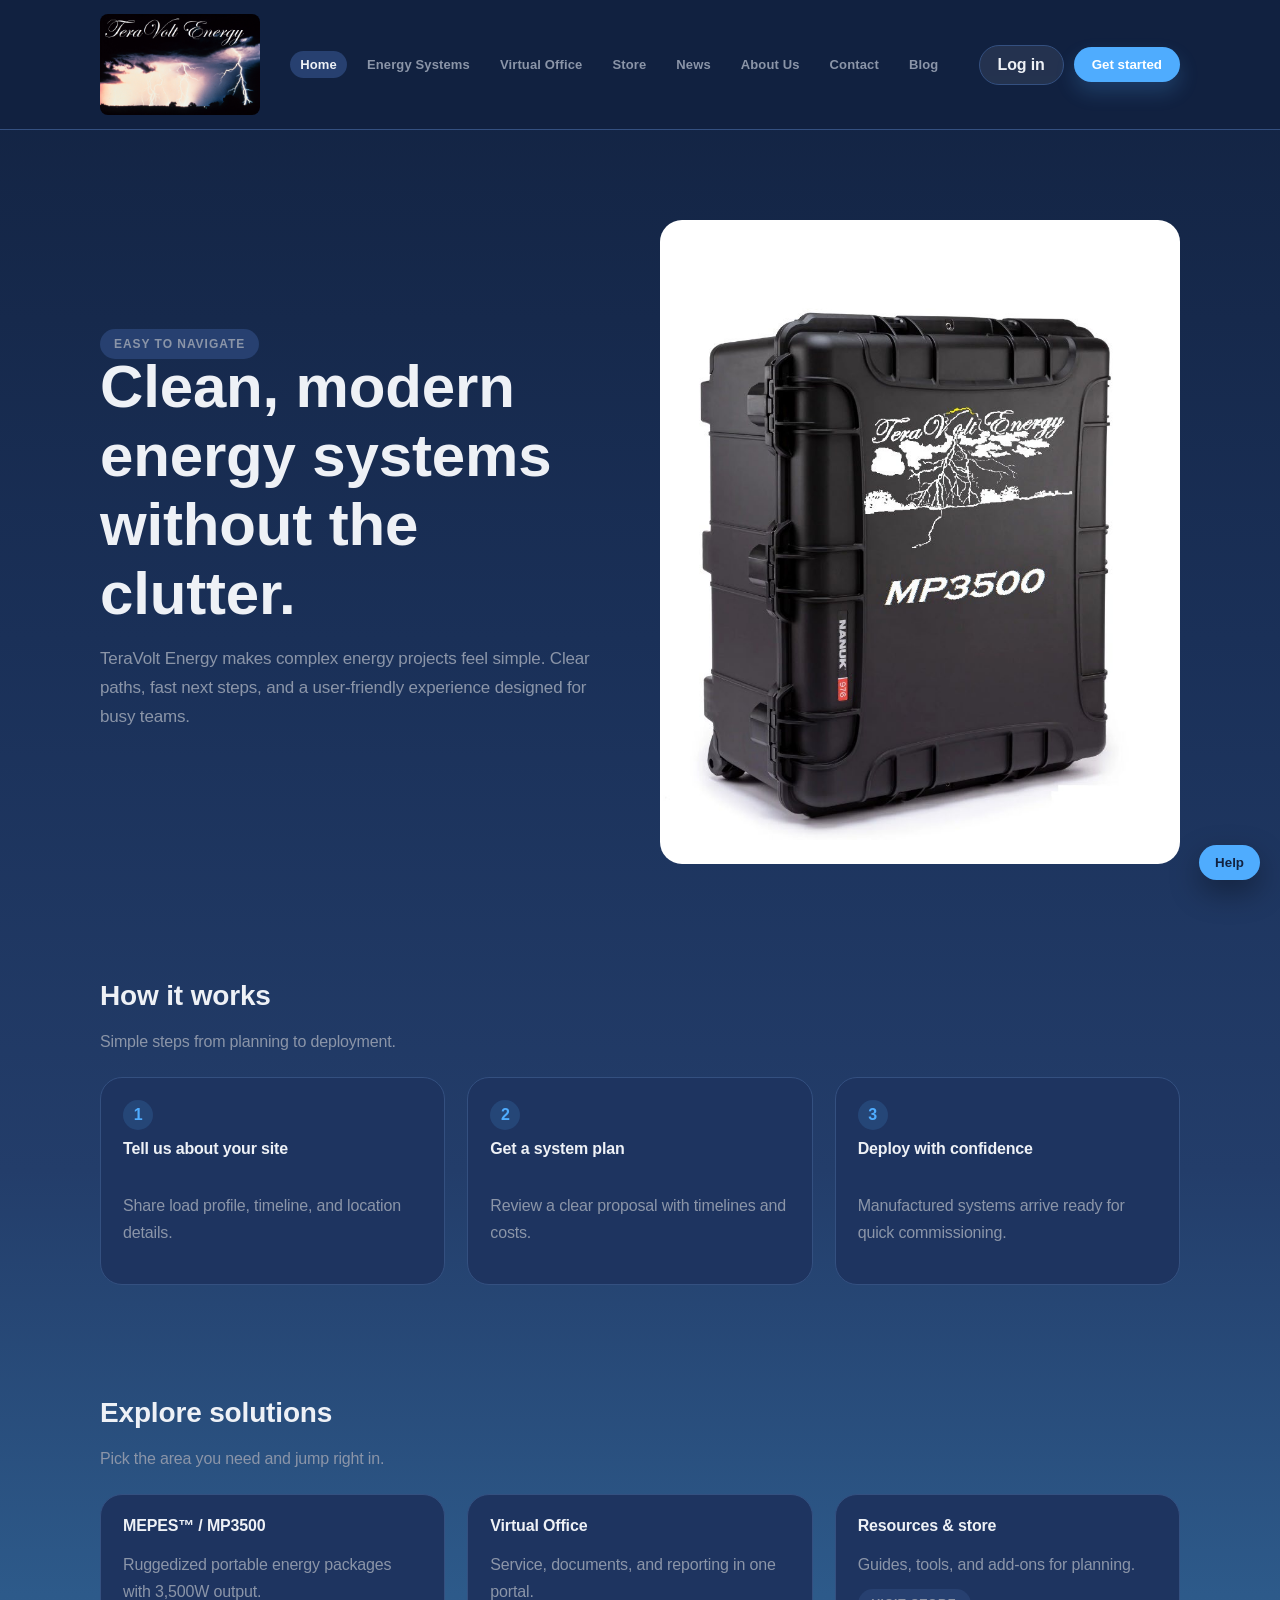
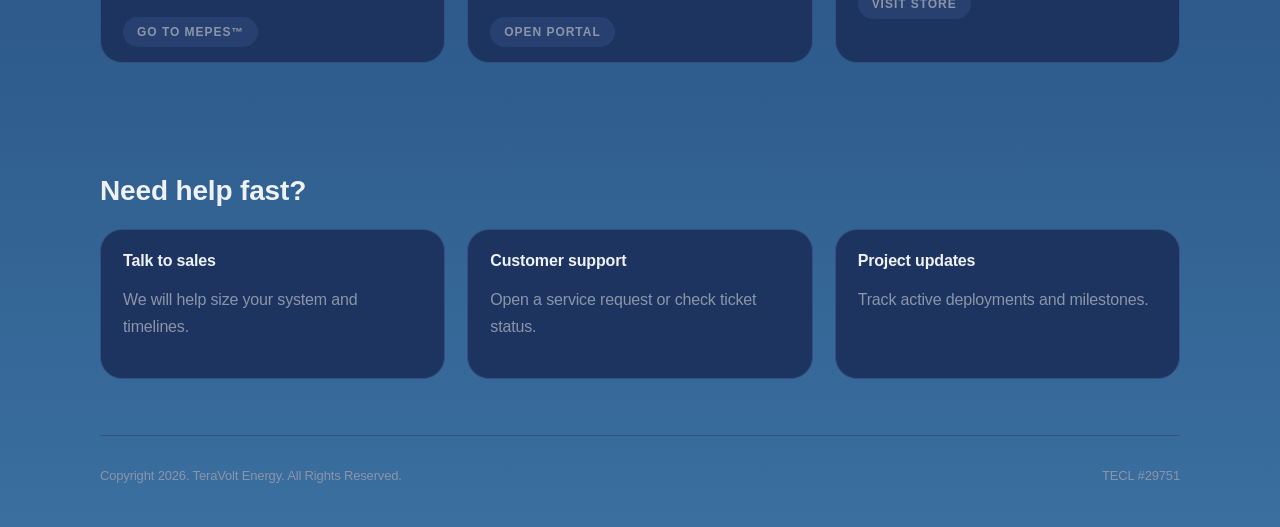
<file: index.html>
<!DOCTYPE html>
<html lang="en">
  <head>
    <meta charset="utf-8" />
    <meta name="viewport" content="width=device-width, initial-scale=1" />
    <title>TeraVolt Energy | Modular Solar &amp; Energy Storage Systems in Texas</title>
    <meta name="description" content="TeraVolt Energy designs and manufactures ruggedized portable and transportable energy systems including the MEPES&trade; MP3500 and METES&trade; for commercial and off-grid applications. Based in New Braunfels, Texas." />
    <link rel="canonical" href="https://kirklinnick.github.io/teravolt-energy-website/index.html" />
    <meta property="og:title" content="TeraVolt Energy | Modular Solar & Energy Storage Systems" />
    <meta property="og:description" content="Clean, modern energy systems without the clutter. Modular, expandable, and transportable solar and battery storage for commercial and off-grid use." />
    <meta property="og:type" content="website" />
    <meta property="og:url" content="https://kirklinnick.github.io/teravolt-energy-website/index.html" />
    <link rel="stylesheet" href="styles.css" />
  </head>
  <body>
    <header class="header">
      <div class="container header-inner">
        <a class="logo" href="index.html" aria-label="TeraVolt Energy home">
          <img src="assets/TVNRG-LOGO.png" alt="TeraVolt Energy logo" width="160" height="101" />
        </a>
        <nav class="nav" id="mainNav">
          <a class="active" href="index.html">Home</a>
          <a href="energy-systems.html">Energy Systems</a>
          <a href="virtual-office.html">Virtual Office</a>
          <a href="store.html">Store</a>
          <a href="news.html">News</a>
          <a href="about.html">About Us</a>
          <a href="contact.html">Contact</a>
          <a href="blog.html">Blog</a>
        </nav>
        <div class="header-actions">
          <a class="btn-secondary" href="customer-login.html">Log in</a>
          <button class="btn-primary" type="button">Get started</button>
        </div>
        <button class="menu-btn" id="menuBtn" type="button">Menu</button>
      </div>
    </header>

    <main>
      <section class="hero">
        <div class="container hero-grid">
          <div>
            <span class="pill">Easy to navigate</span>
            <h1>Clean, modern energy systems without the clutter.</h1>
            <p>
              TeraVolt Energy makes complex energy projects feel simple. Clear paths, fast next
              steps, and a user-friendly experience designed for busy teams.
            </p>
          </div>
          <div>
            <img src="assets/mp3500-case.jpeg" alt="MEPES MP3500 ruggedized portable energy system in Nanuk waterproof case" style="border-radius: 22px; max-width: 100%;" />
          </div>
        </div>
      </section>

      <section class="section">
        <div class="container">
          <h2>How it works</h2>
          <p>Simple steps from planning to deployment.</p>
          <div class="grid-3">
            <div class="card step">
              <span>1</span>
              <h3>Tell us about your site</h3>
              <p>Share load profile, timeline, and location details.</p>
            </div>
            <div class="card step">
              <span>2</span>
              <h3>Get a system plan</h3>
              <p>Review a clear proposal with timelines and costs.</p>
            </div>
            <div class="card step">
              <span>3</span>
              <h3>Deploy with confidence</h3>
              <p>Manufactured systems arrive ready for quick commissioning.</p>
            </div>
          </div>
        </div>
      </section>

      <section class="section">
        <div class="container">
          <h2>Explore solutions</h2>
          <p>Pick the area you need and jump right in.</p>
          <div class="grid-3">
            <div class="card">
              <h3>MEPES&#8482; / MP3500</h3>
              <p>Ruggedized portable energy packages with 3,500W output.</p>
              <a href="mepes.html" class="pill">Go to MEPES&#8482;</a>
            </div>
            <div class="card">
              <h3>Virtual Office</h3>
              <p>Service, documents, and reporting in one portal.</p>
              <a href="virtual-office.html" class="pill">Open portal</a>
            </div>
            <div class="card">
              <h3>Resources & store</h3>
              <p>Guides, tools, and add-ons for planning.</p>
              <a href="store.html" class="pill">Visit store</a>
            </div>
          </div>
        </div>
      </section>

      <section class="section">
        <div class="container">
          <h2>Need help fast?</h2>
          <div class="grid-3">
            <a class="card" href="contact.html">
              <h3>Talk to sales</h3>
              <p>We will help size your system and timelines.</p>
            </a>
            <a class="card" href="contact.html">
              <h3>Customer support</h3>
              <p>Open a service request or check ticket status.</p>
            </a>
            <a class="card" href="news.html">
              <h3>Project updates</h3>
              <p>Track active deployments and milestones.</p>
            </a>
          </div>
        </div>
      </section>
    </main>

    <footer class="footer container">
      <span>Copyright 2026. TeraVolt Energy. All Rights Reserved.</span>
      <span>TECL #29751</span>
    </footer>

    <button class="help-fab" type="button">Help</button>
    <script src="site.js"></script>
  </body>
</html>
</file>
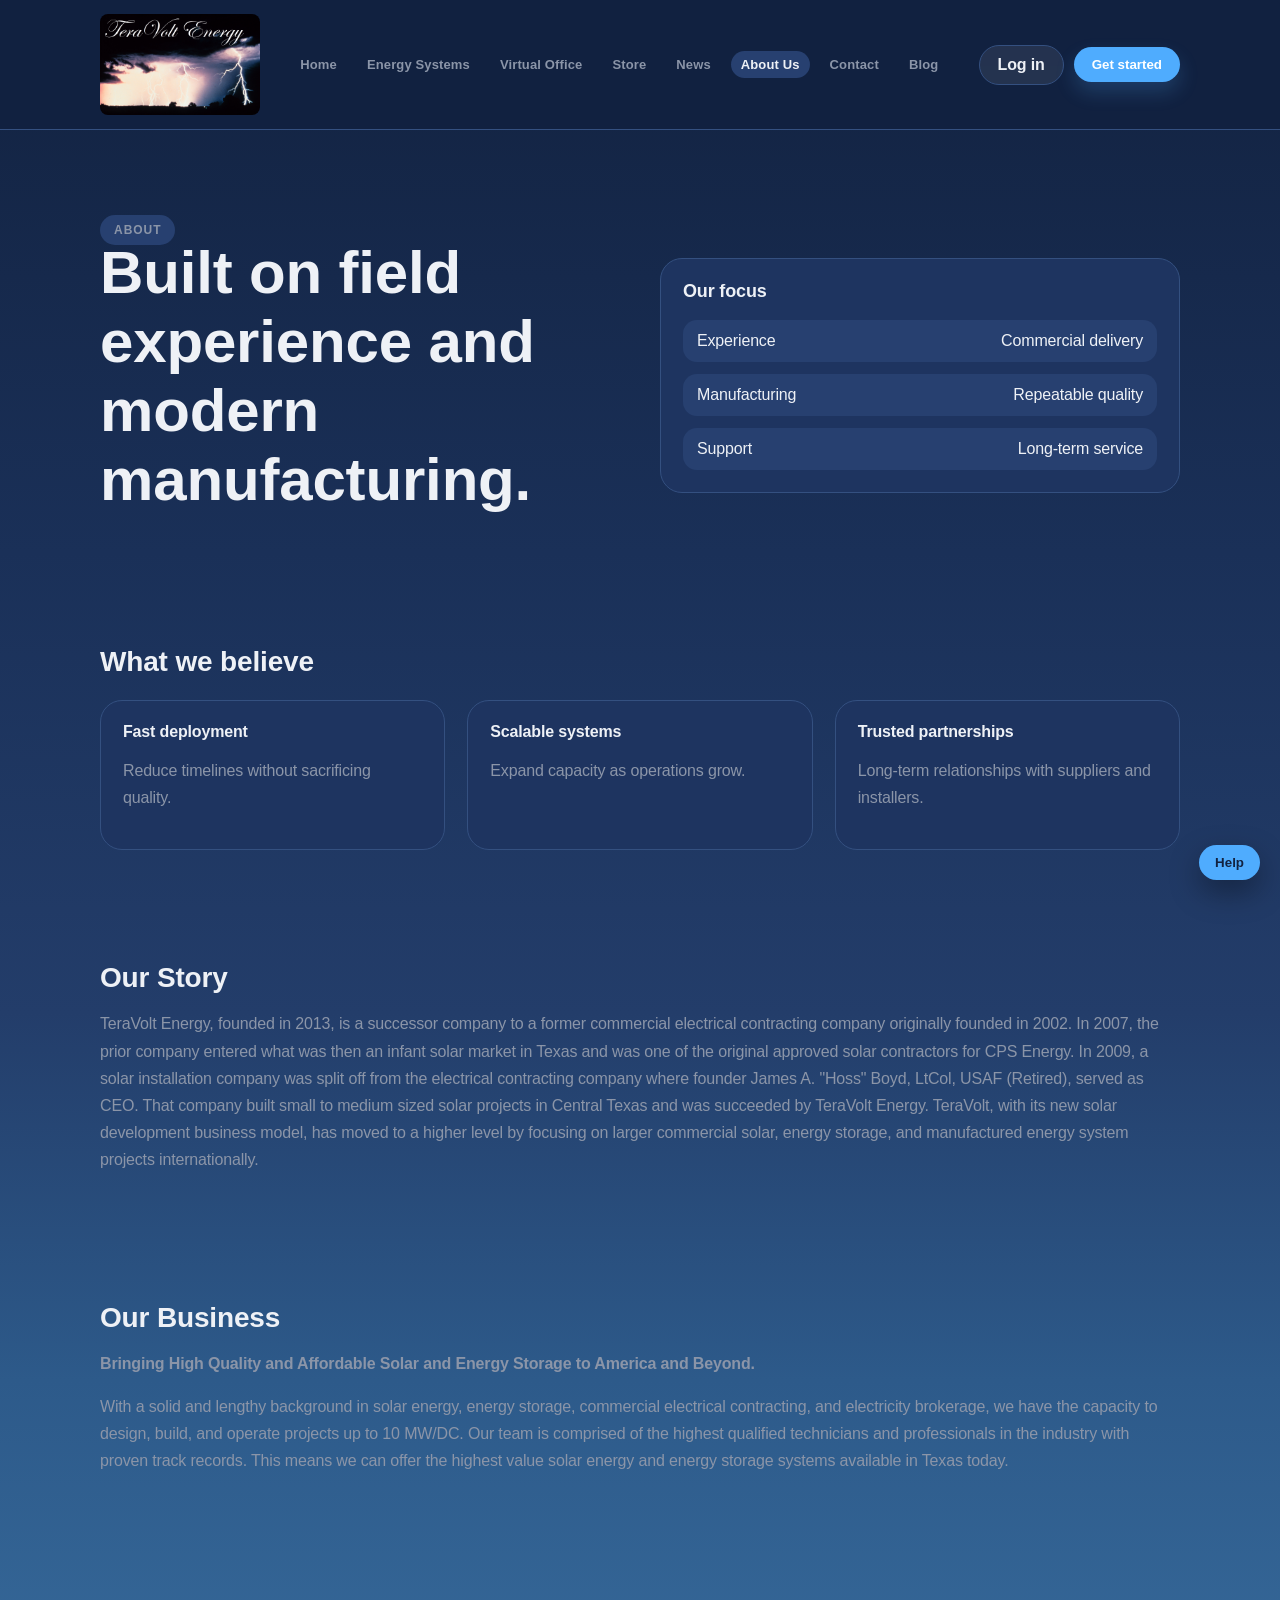
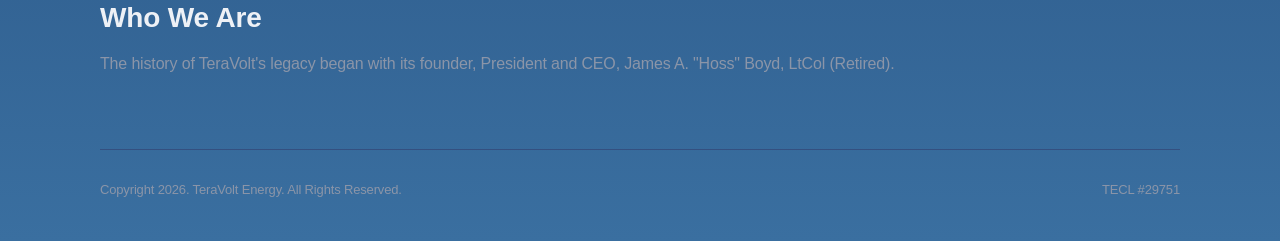
<file: about.html>
<!DOCTYPE html>
<html lang="en">
  <head>
    <meta charset="utf-8" />
    <meta name="viewport" content="width=device-width, initial-scale=1" />
    <title>About TeraVolt Energy | Commercial Solar &amp; Energy Storage Since 2002</title>
    <meta name="description" content="Founded in 2013 with roots back to 2002, TeraVolt Energy brings decades of commercial solar, energy storage, and electrical contracting experience to every project. Based in New Braunfels, Texas." />
    <link rel="canonical" href="https://kirklinnick.github.io/teravolt-energy-website/about.html" />
    <meta property="og:title" content="About TeraVolt Energy | Commercial Solar & Energy Storage" />
    <meta property="og:description" content="Built on field experience and modern manufacturing. TeraVolt Energy designs, builds, and operates solar and energy storage projects up to 10 MW/DC." />
    <meta property="og:type" content="website" />
    <meta property="og:url" content="https://kirklinnick.github.io/teravolt-energy-website/about.html" />
    <link rel="stylesheet" href="styles.css" />
  </head>
  <body>
    <header class="header">
      <div class="container header-inner">
        <a class="logo" href="index.html" aria-label="TeraVolt Energy home">
          <img src="assets/TVNRG-LOGO.png" alt="TeraVolt Energy logo" width="160" height="101" />
        </a>
        <nav class="nav" id="mainNav">
          <a href="index.html">Home</a>
          <a href="energy-systems.html">Energy Systems</a>
          <a href="virtual-office.html">Virtual Office</a>
          <a href="store.html">Store</a>
          <a href="news.html">News</a>
          <a class="active" href="about.html">About Us</a>
          <a href="contact.html">Contact</a>
          <a href="blog.html">Blog</a>
        </nav>
        <div class="header-actions">
          <a class="btn-secondary" href="customer-login.html">Log in</a>
          <button class="btn-primary" type="button">Get started</button>
        </div>
        <button class="menu-btn" id="menuBtn" type="button">Menu</button>
      </div>
    </header>

    <main>
      <section class="hero">
        <div class="container hero-grid">
          <div>
            <span class="pill">About</span>
            <h1>Built on field experience and modern manufacturing.</h1>
          </div>
          <div class="card">
            <h2>Our focus</h2>
            <div class="list">
              <div class="list-item"><span>Experience</span><span>Commercial delivery</span></div>
              <div class="list-item"><span>Manufacturing</span><span>Repeatable quality</span></div>
              <div class="list-item"><span>Support</span><span>Long-term service</span></div>
            </div>
          </div>
        </div>
      </section>

      <section class="section">
        <div class="container">
          <h2>What we believe</h2>
          <div class="grid-3">
            <div class="card"><h3>Fast deployment</h3><p>Reduce timelines without sacrificing quality.</p></div>
            <div class="card"><h3>Scalable systems</h3><p>Expand capacity as operations grow.</p></div>
            <div class="card"><h3>Trusted partnerships</h3><p>Long-term relationships with suppliers and installers.</p></div>
          </div>
        </div>
      </section>

      <section class="section">
        <div class="container">
          <h2>Our Story</h2>
          <p>
            TeraVolt Energy, founded in 2013, is a successor company to a former commercial
            electrical contracting company originally founded in 2002. In 2007, the prior company
            entered what was then an infant solar market in Texas and was one of the original
            approved solar contractors for CPS Energy. In 2009, a solar installation company was
            split off from the electrical contracting company where founder James A. "Hoss" Boyd,
            LtCol, USAF (Retired), served as CEO. That company built small to medium sized solar
            projects in Central Texas and was succeeded by TeraVolt Energy. TeraVolt, with its new
            solar development business model, has moved to a higher level by focusing on larger
            commercial solar, energy storage, and manufactured energy system projects
            internationally.
          </p>
        </div>
      </section>

      <section class="section">
        <div class="container">
          <h2>Our Business</h2>
          <p><strong>Bringing High Quality and Affordable Solar and Energy Storage to America and Beyond.</strong></p>
          <p>
            With a solid and lengthy background in solar energy, energy storage, commercial
            electrical contracting, and electricity brokerage, we have the capacity to design,
            build, and operate projects up to 10 MW/DC. Our team is comprised of the highest
            qualified technicians and professionals in the industry with proven track records. This
            means we can offer the highest value solar energy and energy storage systems available
            in Texas today.
          </p>
        </div>
      </section>

      <section class="section">
        <div class="container">
          <h2>Who We Are</h2>
          <p>
            The history of TeraVolt's legacy began with its founder, President and CEO, James A.
            "Hoss" Boyd, LtCol (Retired).
          </p>
        </div>
      </section>
    </main>

    <footer class="footer container">
      <span>Copyright 2026. TeraVolt Energy. All Rights Reserved.</span>
      <span>TECL #29751</span>
    </footer>

    <button class="help-fab" type="button">Help</button>
    <script src="site.js"></script>
  </body>
</html>
</file>
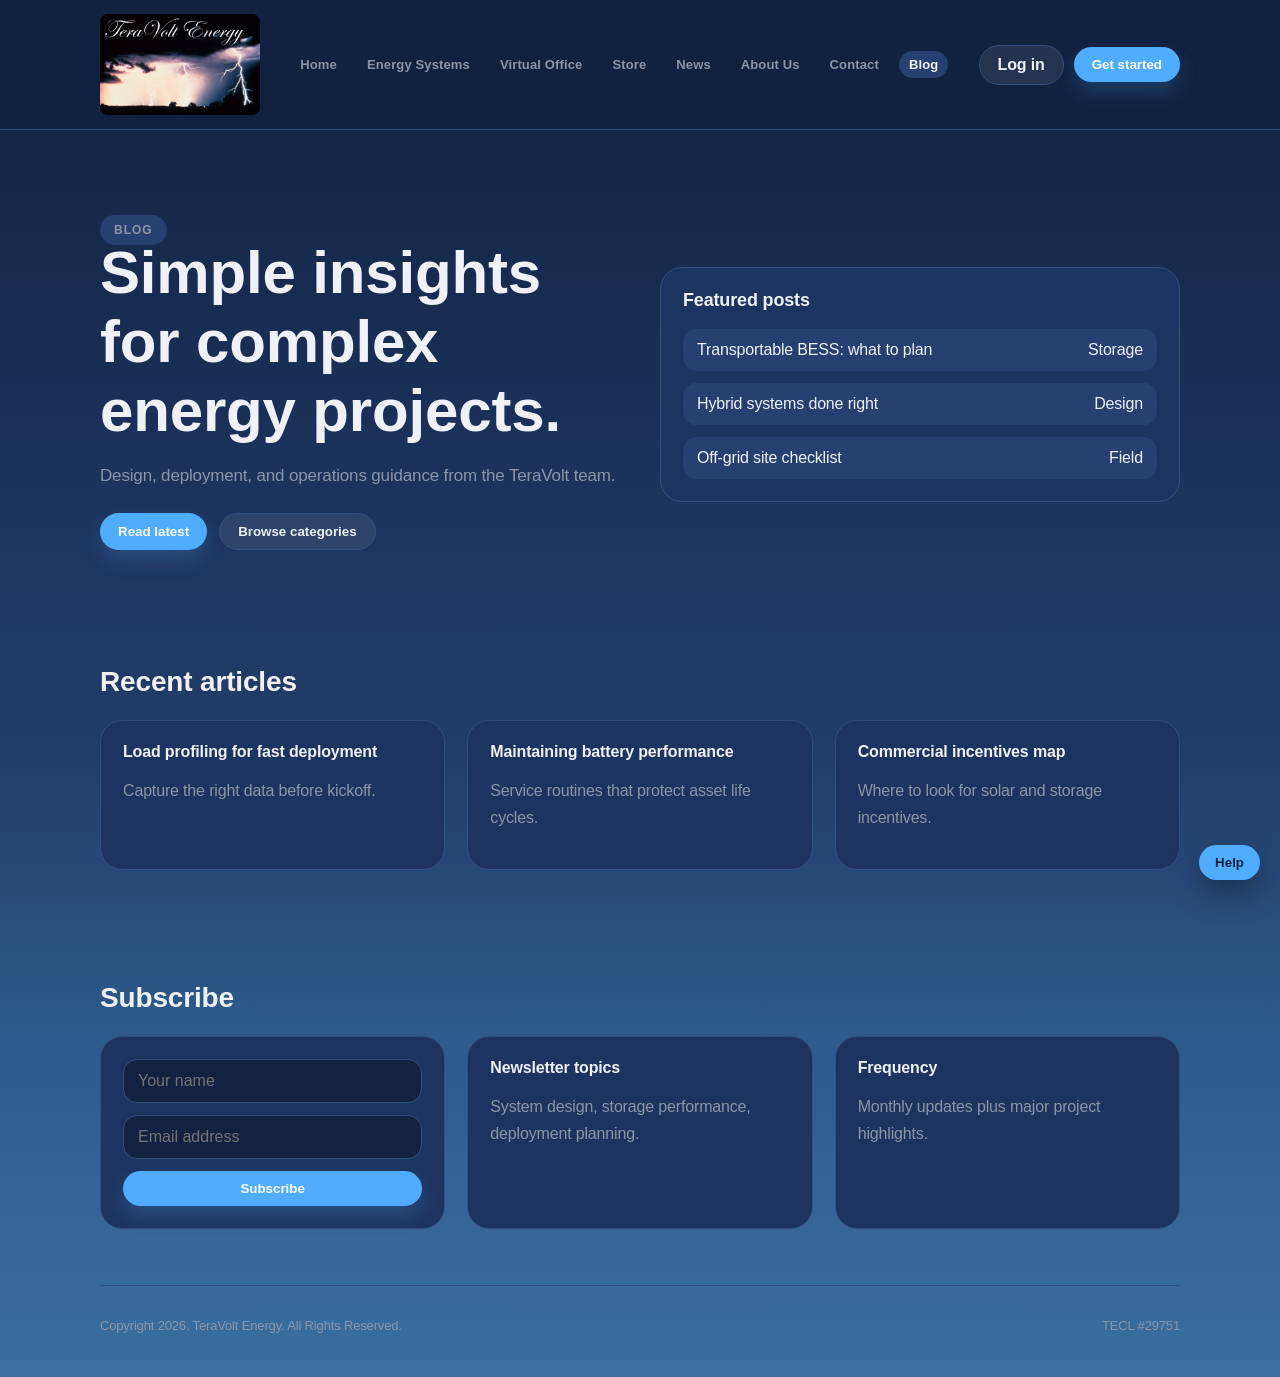
<file: blog.html>
<!DOCTYPE html>
<html lang="en">
  <head>
    <meta charset="utf-8" />
    <meta name="viewport" content="width=device-width, initial-scale=1" />
    <title>Blog | Solar &amp; Energy Storage Insights | TeraVolt Energy</title>
    <meta name="description" content="Design, deployment, and operations guidance from the TeraVolt Energy team. Articles on load profiling, battery performance, hybrid systems, and off-grid planning." />
    <link rel="canonical" href="https://kirklinnick.github.io/teravolt-energy-website/blog.html" />
    <meta property="og:title" content="Blog | Solar & Energy Storage Insights | TeraVolt Energy" />
    <meta property="og:description" content="Simple insights for complex energy projects. Guidance on system design, storage performance, and deployment planning." />
    <meta property="og:type" content="website" />
    <meta property="og:url" content="https://kirklinnick.github.io/teravolt-energy-website/blog.html" />
    <link rel="stylesheet" href="styles.css" />
  </head>
  <body>
    <header class="header">
      <div class="container header-inner">
        <a class="logo" href="index.html" aria-label="TeraVolt Energy home">
          <img src="assets/TVNRG-LOGO.png" alt="TeraVolt Energy logo" width="160" height="101" />
        </a>
        <nav class="nav" id="mainNav">
          <a href="index.html">Home</a>
          <a href="energy-systems.html">Energy Systems</a>
          <a href="virtual-office.html">Virtual Office</a>
          <a href="store.html">Store</a>
          <a href="news.html">News</a>
          <a href="about.html">About Us</a>
          <a href="contact.html">Contact</a>
          <a class="active" href="blog.html">Blog</a>
        </nav>
        <div class="header-actions">
          <a class="btn-secondary" href="customer-login.html">Log in</a>
          <button class="btn-primary" type="button">Get started</button>
        </div>
        <button class="menu-btn" id="menuBtn" type="button">Menu</button>
      </div>
    </header>

    <main>
      <section class="hero">
        <div class="container hero-grid">
          <div>
            <span class="pill">Blog</span>
            <h1>Simple insights for complex energy projects.</h1>
            <p>Design, deployment, and operations guidance from the TeraVolt team.</p>
            <div class="hero-actions">
              <button class="btn-primary">Read latest</button>
              <button class="btn-secondary">Browse categories</button>
            </div>
          </div>
          <div class="card">
            <h2>Featured posts</h2>
            <div class="list">
              <div class="list-item"><span>Transportable BESS: what to plan</span><span>Storage</span></div>
              <div class="list-item"><span>Hybrid systems done right</span><span>Design</span></div>
              <div class="list-item"><span>Off-grid site checklist</span><span>Field</span></div>
            </div>
          </div>
        </div>
      </section>

      <section class="section">
        <div class="container">
          <h2>Recent articles</h2>
          <div class="grid-3">
            <a class="card" href="https://www.mdpi.com/2313-0105/11/4/149">
              <h3>Load profiling for fast deployment</h3>
              <p>Capture the right data before kickoff.</p>
            </a>
            <a class="card" href="https://uk.rs-online.com/web/content/discovery/ideas-and-advice/energy-storage-system-maintenance-guide">
              <h3>Maintaining battery performance</h3>
              <p>Service routines that protect asset life cycles.</p>
            </a>
            <div class="card"><h3>Commercial incentives map</h3><p>Where to look for solar and storage incentives.</p></div>
          </div>
        </div>
      </section>

      <section class="section">
        <div class="container">
          <h2>Subscribe</h2>
          <div class="grid-3">
            <form class="card form">
              <input type="text" name="name" placeholder="Your name" />
              <input type="email" name="email" placeholder="Email address" />
              <button class="btn-primary" type="submit">Subscribe</button>
            </form>
            <div class="card"><h3>Newsletter topics</h3><p>System design, storage performance, deployment planning.</p></div>
            <div class="card"><h3>Frequency</h3><p>Monthly updates plus major project highlights.</p></div>
          </div>
        </div>
      </section>
    </main>

    <footer class="footer container">
      <span>Copyright 2026. TeraVolt Energy. All Rights Reserved.</span>
      <span>TECL #29751</span>
    </footer>

    <button class="help-fab" type="button">Help</button>
    <script src="site.js"></script>
  </body>
</html>
</file>
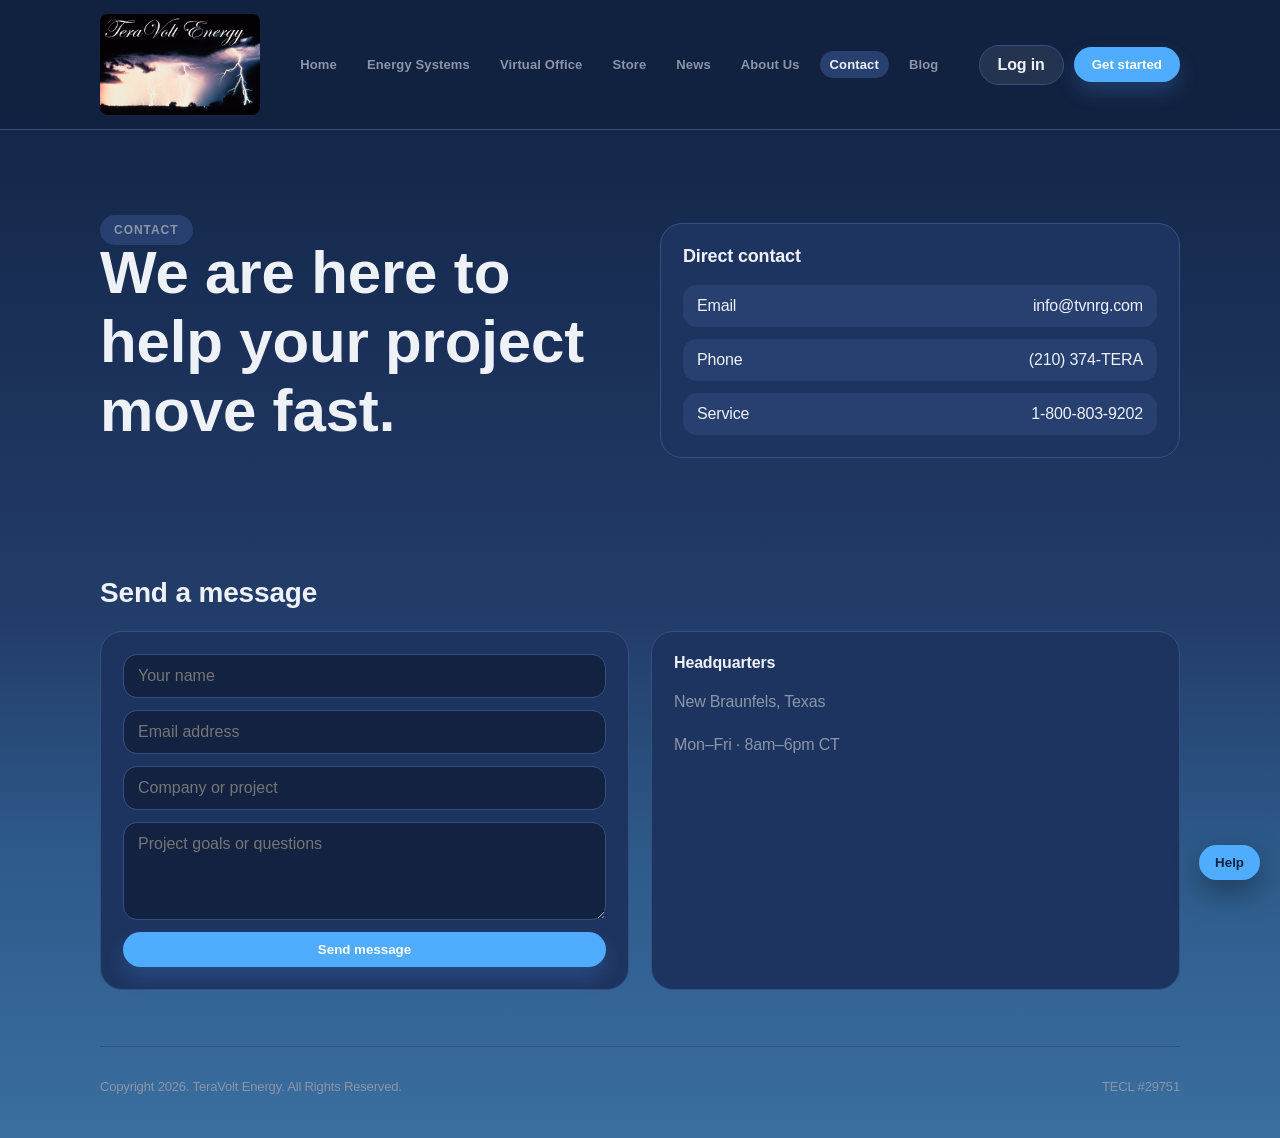
<file: contact.html>
<!DOCTYPE html>
<html lang="en">
  <head>
    <meta charset="utf-8" />
    <meta name="viewport" content="width=device-width, initial-scale=1" />
    <title>Contact TeraVolt Energy | Request a Quote or Open a Service Ticket</title>
    <meta name="description" content="Contact TeraVolt Energy for solar and energy storage project quotes, service requests, and technical support. Call (210) 374-TERA or email info@tvnrg.com. New Braunfels, Texas." />
    <link rel="canonical" href="https://kirklinnick.github.io/teravolt-energy-website/contact.html" />
    <meta property="og:title" content="Contact TeraVolt Energy | Get a Quote" />
    <meta property="og:description" content="Reach TeraVolt Energy for project quotes, service requests, and technical support. Based in New Braunfels, Texas." />
    <meta property="og:type" content="website" />
    <meta property="og:url" content="https://kirklinnick.github.io/teravolt-energy-website/contact.html" />
    <link rel="stylesheet" href="styles.css" />
  </head>
  <body>
    <header class="header">
      <div class="container header-inner">
        <a class="logo" href="index.html" aria-label="TeraVolt Energy home">
          <img src="assets/TVNRG-LOGO.png" alt="TeraVolt Energy logo" width="160" height="101" />
        </a>
        <nav class="nav" id="mainNav">
          <a href="index.html">Home</a>
          <a href="energy-systems.html">Energy Systems</a>
          <a href="virtual-office.html">Virtual Office</a>
          <a href="store.html">Store</a>
          <a href="news.html">News</a>
          <a href="about.html">About Us</a>
          <a class="active" href="contact.html">Contact</a>
          <a href="blog.html">Blog</a>
        </nav>
        <div class="header-actions">
          <a class="btn-secondary" href="customer-login.html">Log in</a>
          <button class="btn-primary" type="button">Get started</button>
        </div>
        <button class="menu-btn" id="menuBtn" type="button">Menu</button>
      </div>
    </header>

    <main>
      <section class="hero">
        <div class="container hero-grid">
          <div>
            <span class="pill">Contact</span>
            <h1>We are here to help your project move fast.</h1>
          </div>
          <div class="card">
            <h2>Direct contact</h2>
            <div class="list">
              <div class="list-item"><span>Email</span><span>info@tvnrg.com</span></div>
              <div class="list-item"><span>Phone</span><span>(210) 374-TERA</span></div>
              <div class="list-item"><span>Service</span><span>1-800-803-9202</span></div>
            </div>
          </div>
        </div>
      </section>

      <section class="section" id="project-form">
        <div class="container">
          <h2>Send a message</h2>
          <div class="grid-3">
            <form class="card form">
              <input type="text" name="name" placeholder="Your name" />
              <input type="email" name="email" placeholder="Email address" />
              <input type="text" name="company" placeholder="Company or project" />
              <textarea name="message" rows="4" placeholder="Project goals or questions"></textarea>
              <button class="btn-primary" type="submit">Send message</button>
            </form>
            <div class="card">
              <h3>Headquarters</h3>
              <p>New Braunfels, Texas</p>
              <p>Mon–Fri · 8am–6pm CT</p>
            </div>
          </div>
        </div>
      </section>
    </main>

    <footer class="footer container">
      <span>Copyright 2026. TeraVolt Energy. All Rights Reserved.</span>
      <span>TECL #29751</span>
    </footer>

    <button class="help-fab" type="button">Help</button>
    <script src="site.js"></script>
  </body>
</html>
</file>
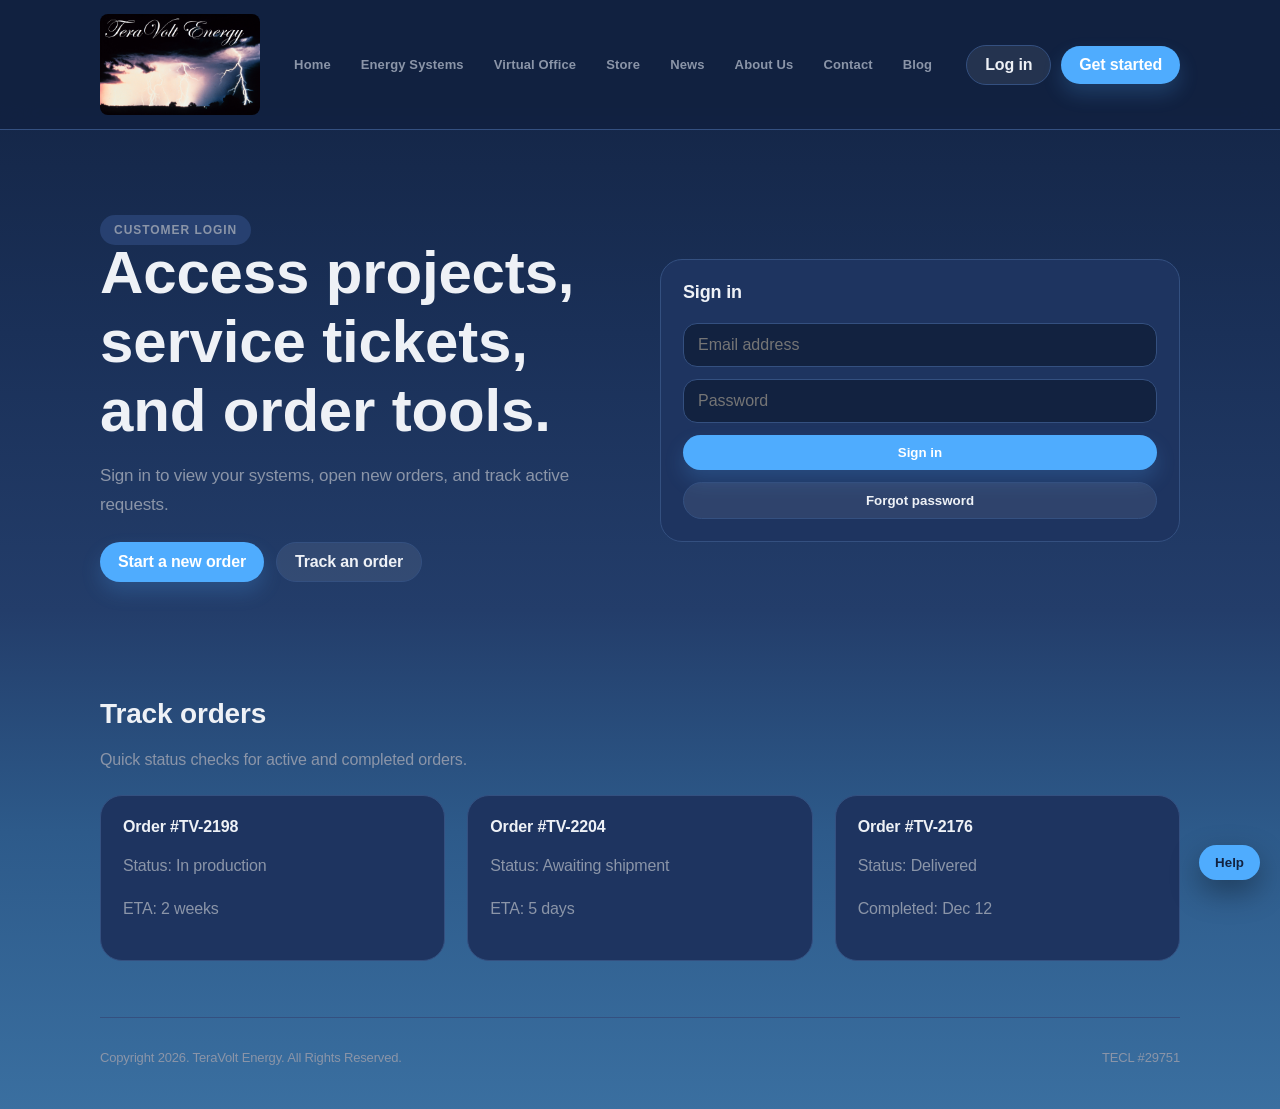
<file: customer-login.html>
<!DOCTYPE html>
<html lang="en">
  <head>
    <meta charset="utf-8" />
    <meta name="viewport" content="width=device-width, initial-scale=1" />
    <title>Customer Login | TeraVolt Energy</title>
    <meta name="description" content="Sign in to your TeraVolt Energy customer account. Access projects, track orders, open service tickets, and manage your energy systems." />
    <link rel="canonical" href="https://kirklinnick.github.io/teravolt-energy-website/customer-login.html" />
    <meta property="og:title" content="Customer Login | TeraVolt Energy" />
    <meta property="og:description" content="Access your TeraVolt Energy account to manage projects, orders, and service requests." />
    <meta property="og:type" content="website" />
    <meta property="og:url" content="https://kirklinnick.github.io/teravolt-energy-website/customer-login.html" />
    <link rel="stylesheet" href="styles.css" />
  </head>
  <body>
    <header class="header">
      <div class="container header-inner">
        <a class="logo" href="index.html" aria-label="TeraVolt Energy home">
          <img src="assets/TVNRG-LOGO.png" alt="TeraVolt Energy logo" width="160" height="101" />
        </a>
        <nav class="nav" id="mainNav">
          <a href="index.html">Home</a>
          <a href="energy-systems.html">Energy Systems</a>
          <a href="virtual-office.html">Virtual Office</a>
          <a href="store.html">Store</a>
          <a href="news.html">News</a>
          <a href="about.html">About Us</a>
          <a href="contact.html">Contact</a>
          <a href="blog.html">Blog</a>
        </nav>
        <div class="header-actions">
          <a class="btn-secondary" href="customer-login.html">Log in</a>
          <a class="btn-primary" href="contact.html">Get started</a>
        </div>
        <button class="menu-btn" id="menuBtn" type="button">Menu</button>
      </div>
    </header>

    <main>
      <section class="hero">
        <div class="container hero-grid">
          <div>
            <span class="pill">Customer Login</span>
            <h1>Access projects, service tickets, and order tools.</h1>
            <p>Sign in to view your systems, open new orders, and track active requests.</p>
            <div class="hero-actions">
              <a class="btn-primary" href="new-order.html">Start a new order</a>
              <a class="btn-secondary" href="#track-orders">Track an order</a>
            </div>
          </div>
          <form class="card form" aria-label="Customer login form">
            <h2>Sign in</h2>
            <input type="email" name="email" placeholder="Email address" />
            <input type="password" name="password" placeholder="Password" />
            <button class="btn-primary" type="submit">Sign in</button>
            <button class="btn-secondary" type="button">Forgot password</button>
          </form>
        </div>
      </section>

      <section class="section" id="track-orders">
        <div class="container">
          <h2>Track orders</h2>
          <p>Quick status checks for active and completed orders.</p>
          <div class="grid-3">
            <div class="card">
              <h3>Order #TV-2198</h3>
              <p>Status: In production</p>
              <p>ETA: 2 weeks</p>
            </div>
            <div class="card">
              <h3>Order #TV-2204</h3>
              <p>Status: Awaiting shipment</p>
              <p>ETA: 5 days</p>
            </div>
            <div class="card">
              <h3>Order #TV-2176</h3>
              <p>Status: Delivered</p>
              <p>Completed: Dec 12</p>
            </div>
          </div>
        </div>
      </section>
    </main>

    <footer class="footer container">
      <span>Copyright 2026. TeraVolt Energy. All Rights Reserved.</span>
      <span>TECL #29751</span>
    </footer>

    <button class="help-fab" type="button">Help</button>
    <script src="site.js"></script>
  </body>
</html>
</file>
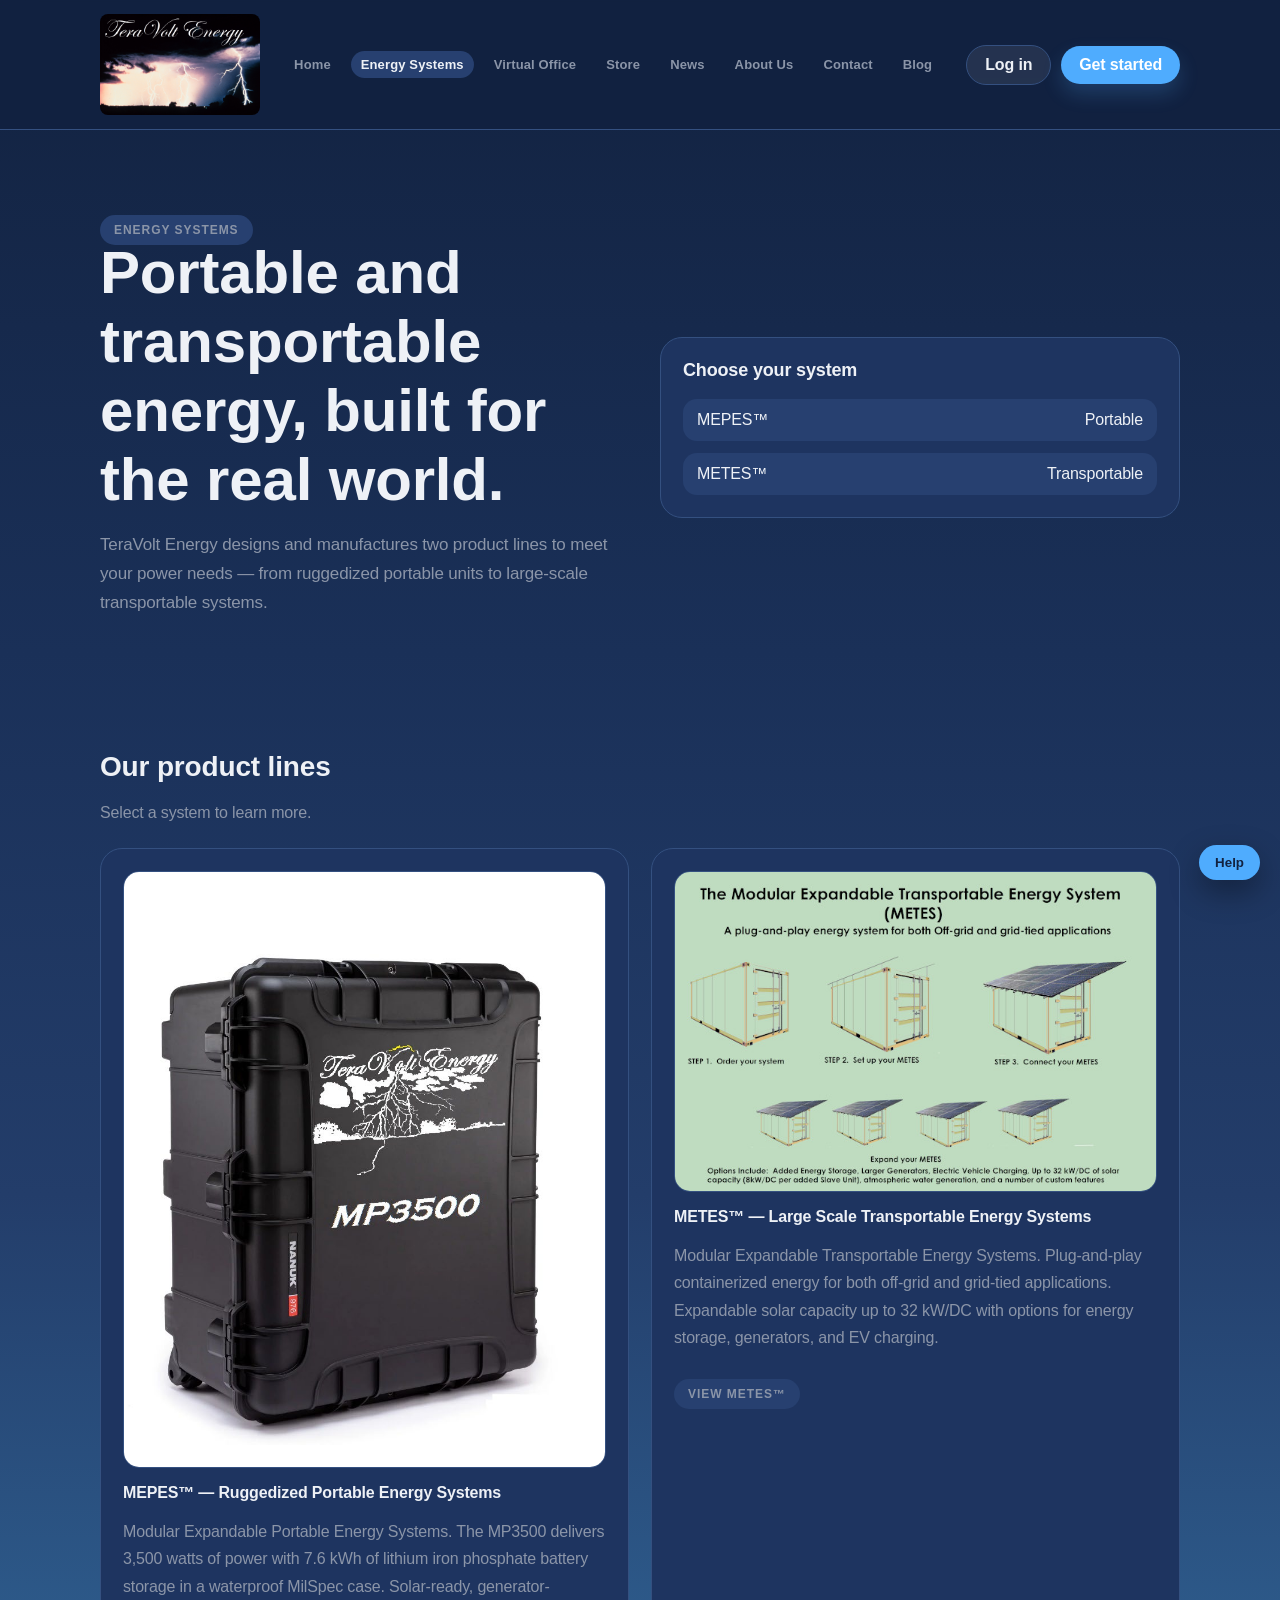
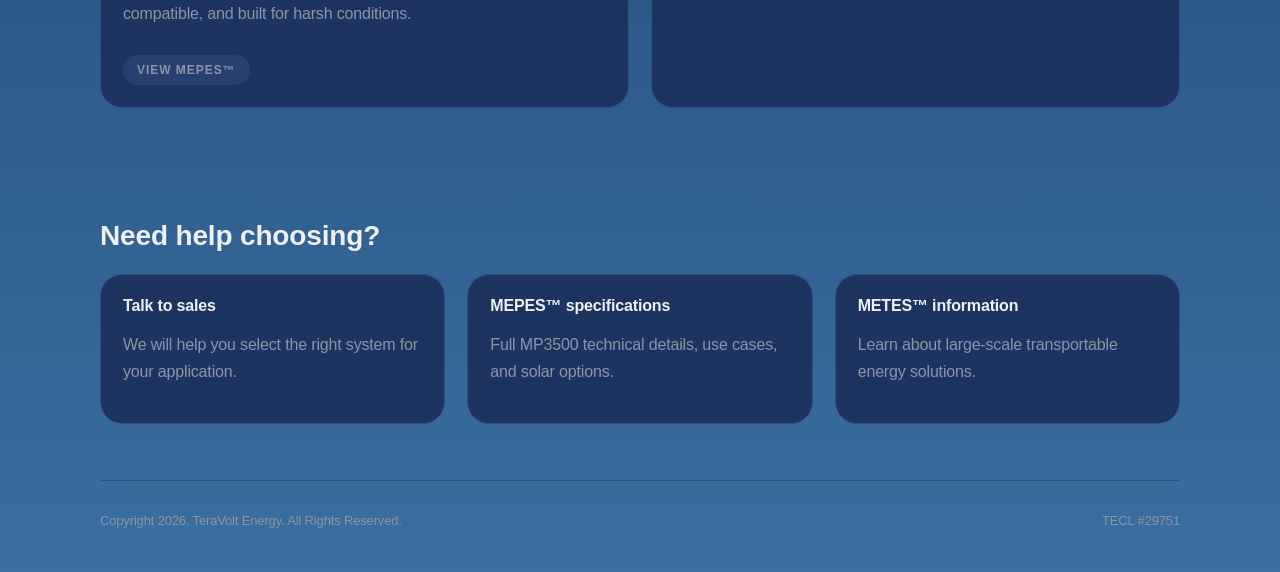
<file: energy-systems.html>
<!DOCTYPE html>
<html lang="en">
  <head>
    <meta charset="utf-8" />
    <meta name="viewport" content="width=device-width, initial-scale=1" />
    <title>Energy Systems | MEPES&trade; &amp; METES&trade; | TeraVolt Energy</title>
    <meta name="description" content="TeraVolt Energy designs and manufactures two product lines: MEPES&trade; ruggedized portable energy systems and METES&trade; large-scale transportable energy systems. Patent pending." />
    <link rel="canonical" href="https://kirklinnick.github.io/teravolt-energy-website/energy-systems.html" />
    <meta property="og:title" content="Energy Systems | MEPES&trade; &amp; METES&trade; | TeraVolt Energy" />
    <meta property="og:description" content="Portable and transportable energy systems for off-grid, emergency, military, and commercial applications. MEPES&trade; and METES&trade; by TeraVolt Energy." />
    <meta property="og:type" content="website" />
    <meta property="og:url" content="https://kirklinnick.github.io/teravolt-energy-website/energy-systems.html" />
    <link rel="stylesheet" href="styles.css" />
  </head>
  <body>
    <header class="header">
      <div class="container header-inner">
        <a class="logo" href="index.html" aria-label="TeraVolt Energy home">
          <img src="assets/TVNRG-LOGO.png" alt="TeraVolt Energy logo" width="160" height="101" />
        </a>
        <nav class="nav" id="mainNav">
          <a href="index.html">Home</a>
          <a class="active" href="energy-systems.html">Energy Systems</a>
          <a href="virtual-office.html">Virtual Office</a>
          <a href="store.html">Store</a>
          <a href="news.html">News</a>
          <a href="about.html">About Us</a>
          <a href="contact.html">Contact</a>
          <a href="blog.html">Blog</a>
        </nav>
        <div class="header-actions">
          <a class="btn-secondary" href="customer-login.html">Log in</a>
          <a class="btn-primary" href="contact.html">Get started</a>
        </div>
        <button class="menu-btn" id="menuBtn" type="button">Menu</button>
      </div>
    </header>

    <main>
      <section class="hero">
        <div class="container hero-grid">
          <div>
            <span class="pill">Energy Systems</span>
            <h1>Portable and transportable energy, built for the real world.</h1>
            <p>TeraVolt Energy designs and manufactures two product lines to meet your power needs &mdash; from ruggedized portable units to large-scale transportable systems.</p>
          </div>
          <div class="card">
            <h2>Choose your system</h2>
            <div class="list">
              <div class="list-item"><span>MEPES&trade;</span><span>Portable</span></div>
              <div class="list-item"><span>METES&trade;</span><span>Transportable</span></div>
            </div>
          </div>
        </div>
      </section>

      <section class="section">
        <div class="container">
          <h2>Our product lines</h2>
          <p>Select a system to learn more.</p>
          <div class="grid-3" style="grid-template-columns: repeat(auto-fit, minmax(300px, 1fr));">
            <a class="card" href="mepes.html">
              <img src="assets/mp3500-case.jpeg" alt="MEPES&trade; MP3500 ruggedized portable energy system in Nanuk waterproof case" style="border-radius: 16px; margin-bottom: 16px;" />
              <h3>MEPES&trade; &mdash; Ruggedized Portable Energy Systems</h3>
              <p>Modular Expandable Portable Energy Systems. The MP3500 delivers 3,500 watts of power with 7.6 kWh of lithium iron phosphate battery storage in a waterproof MilSpec case. Solar-ready, generator-compatible, and built for harsh conditions.</p>
              <span class="pill" style="margin-top: 12px; display: inline-block;">View MEPES&trade;</span>
            </a>
            <a class="card" href="metes.html">
              <img src="assets/metes-rendering.jpg" alt="METES&trade; large-scale transportable energy system rendering with solar panels" style="border-radius: 16px; margin-bottom: 16px;" />
              <h3>METES&trade; &mdash; Large Scale Transportable Energy Systems</h3>
              <p>Modular Expandable Transportable Energy Systems. Plug-and-play containerized energy for both off-grid and grid-tied applications. Expandable solar capacity up to 32 kW/DC with options for energy storage, generators, and EV charging.</p>
              <span class="pill" style="margin-top: 12px; display: inline-block;">View METES&trade;</span>
            </a>
          </div>
        </div>
      </section>

      <section class="section">
        <div class="container">
          <h2>Need help choosing?</h2>
          <div class="grid-3">
            <a class="card" href="contact.html">
              <h3>Talk to sales</h3>
              <p>We will help you select the right system for your application.</p>
            </a>
            <a class="card" href="mepes.html">
              <h3>MEPES&trade; specifications</h3>
              <p>Full MP3500 technical details, use cases, and solar options.</p>
            </a>
            <a class="card" href="metes.html">
              <h3>METES&trade; information</h3>
              <p>Learn about large-scale transportable energy solutions.</p>
            </a>
          </div>
        </div>
      </section>
    </main>

    <footer class="footer container">
      <span>Copyright 2026. TeraVolt Energy. All Rights Reserved.</span>
      <span>TECL #29751</span>
    </footer>

    <button class="help-fab" type="button">Help</button>
    <script src="site.js"></script>
  </body>
</html>
</file>
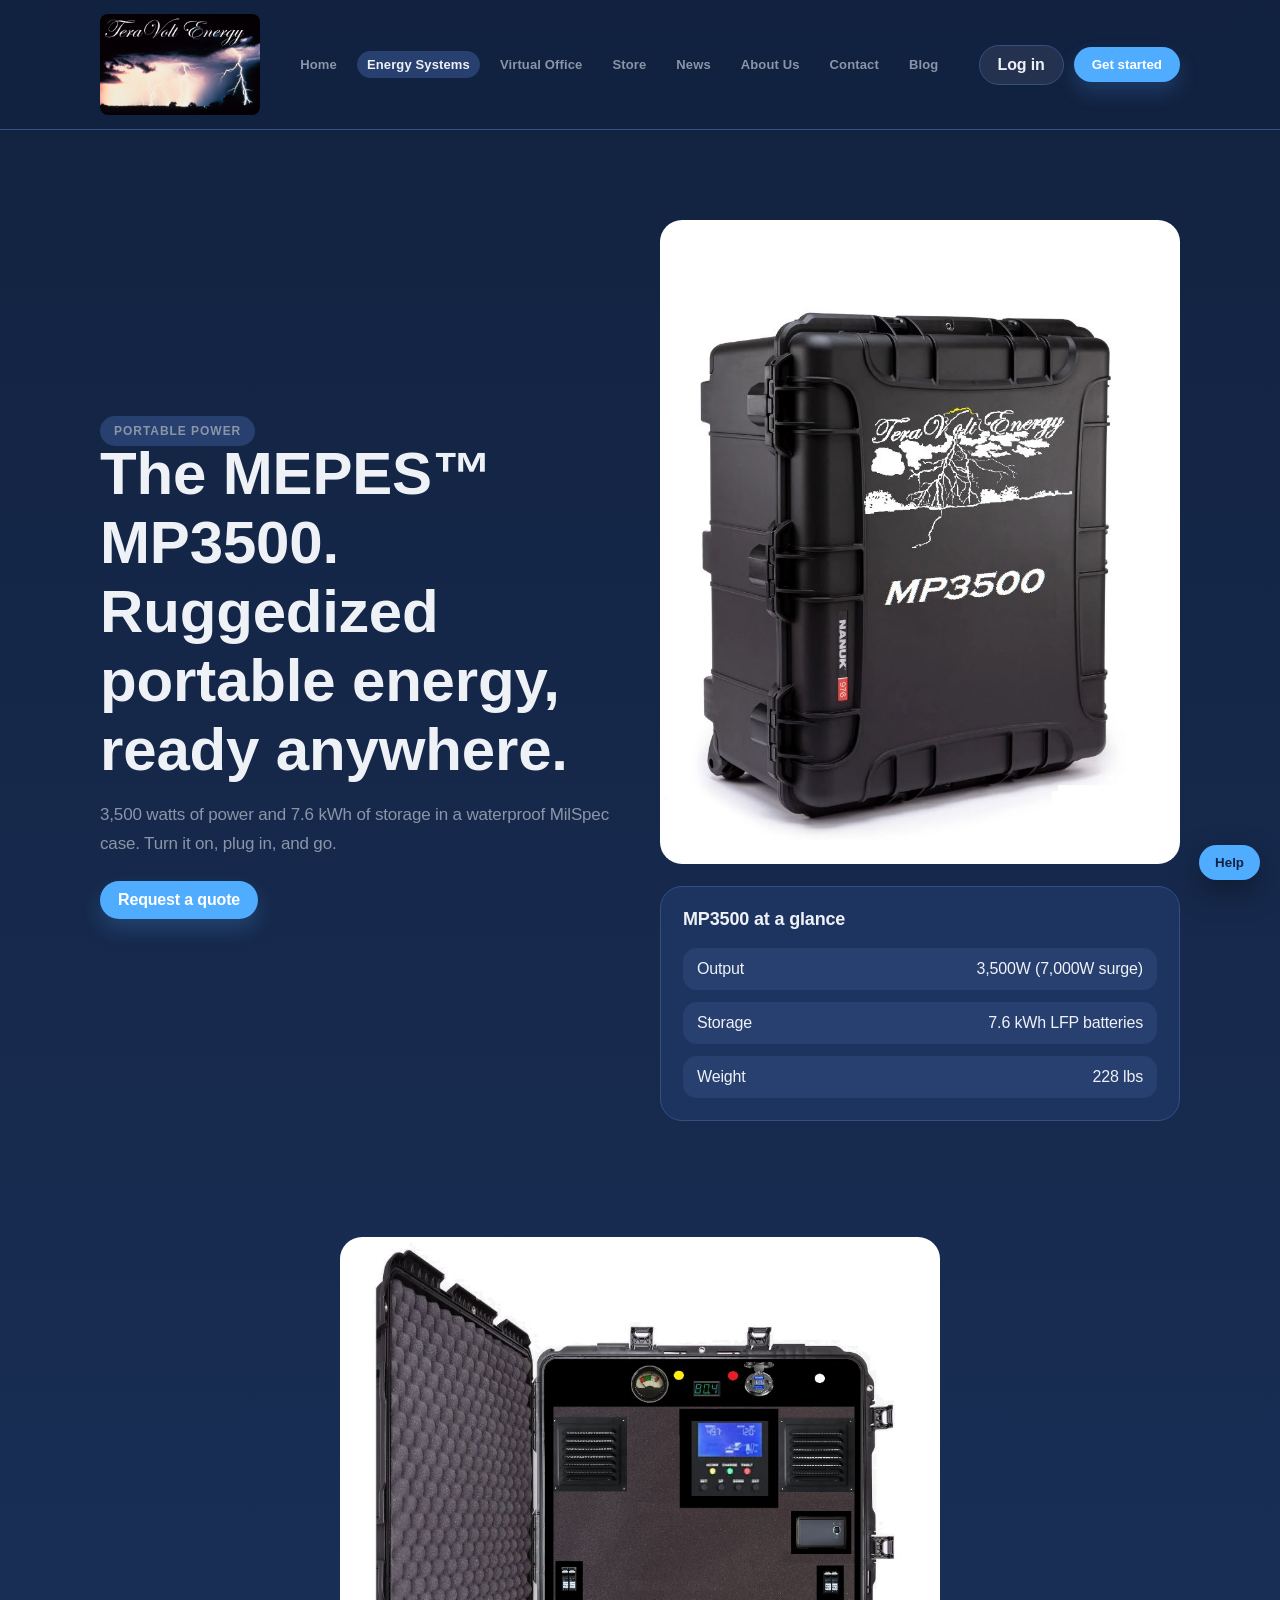
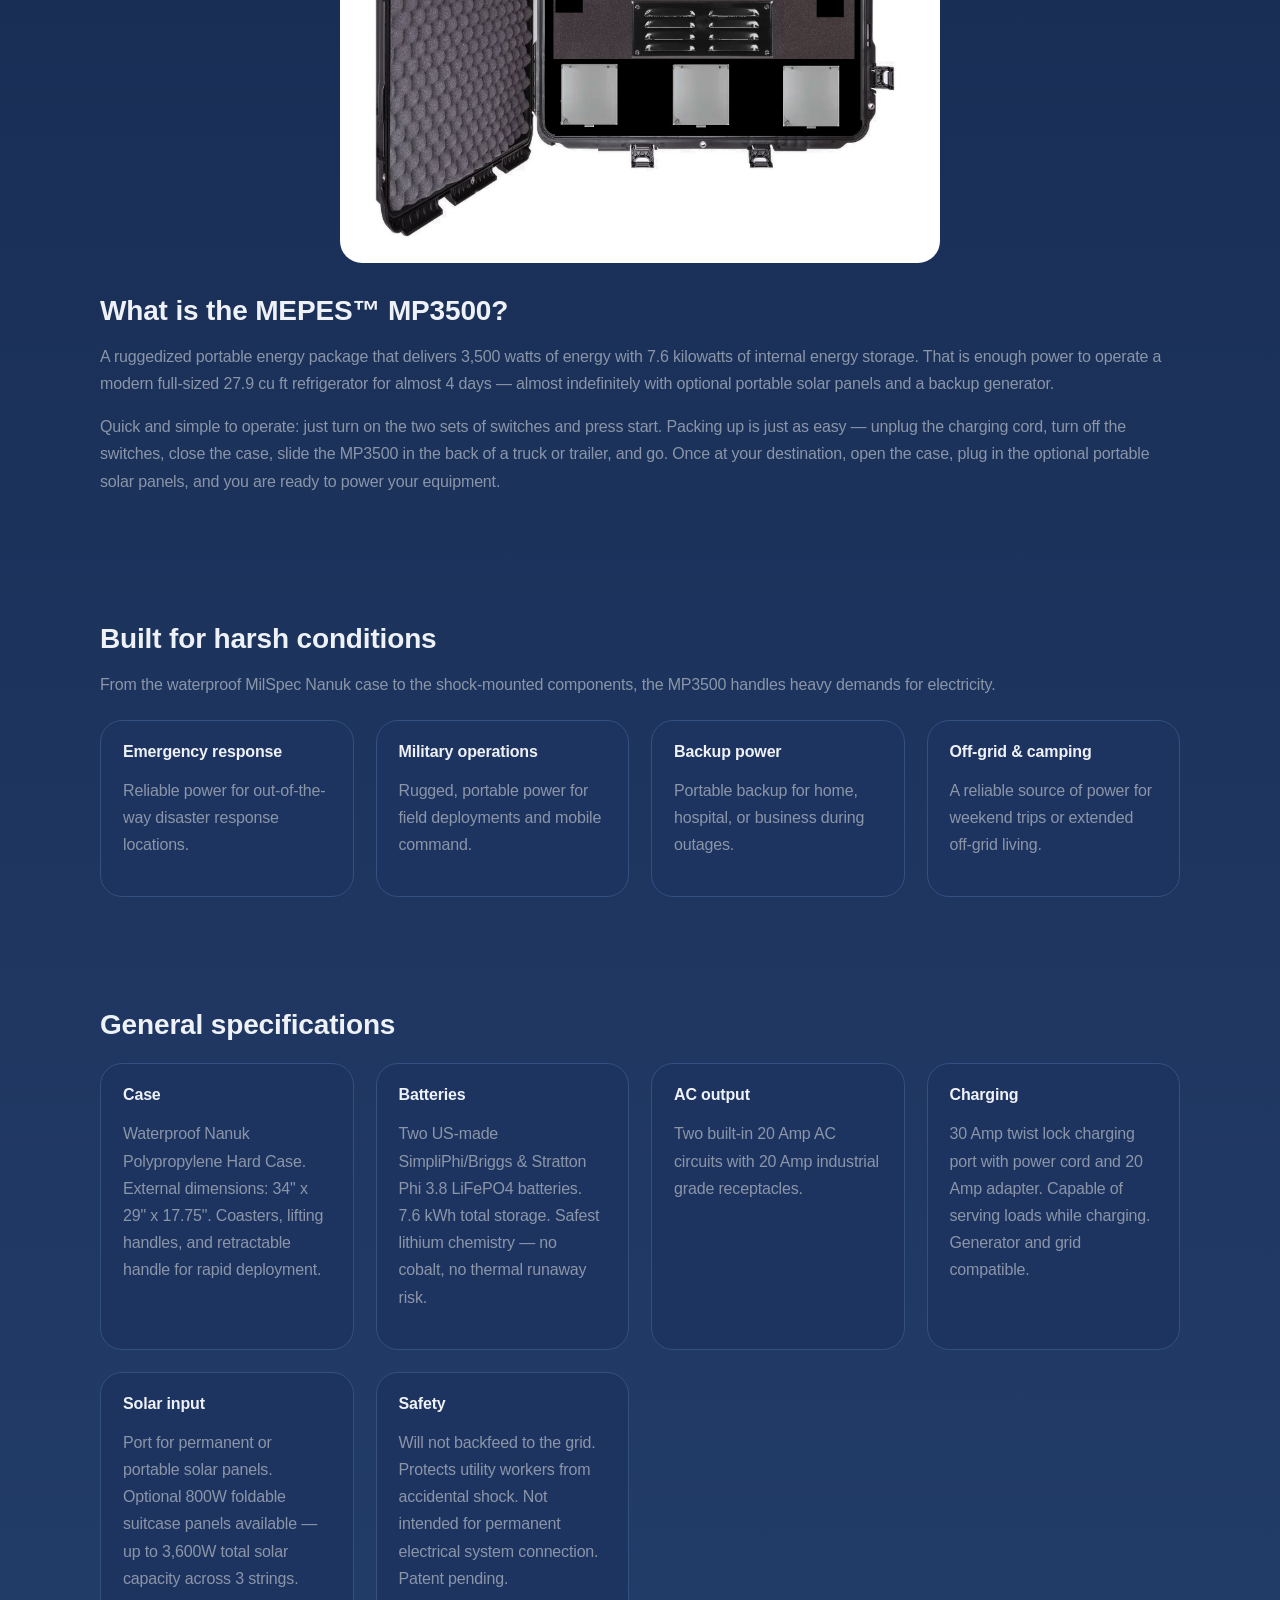
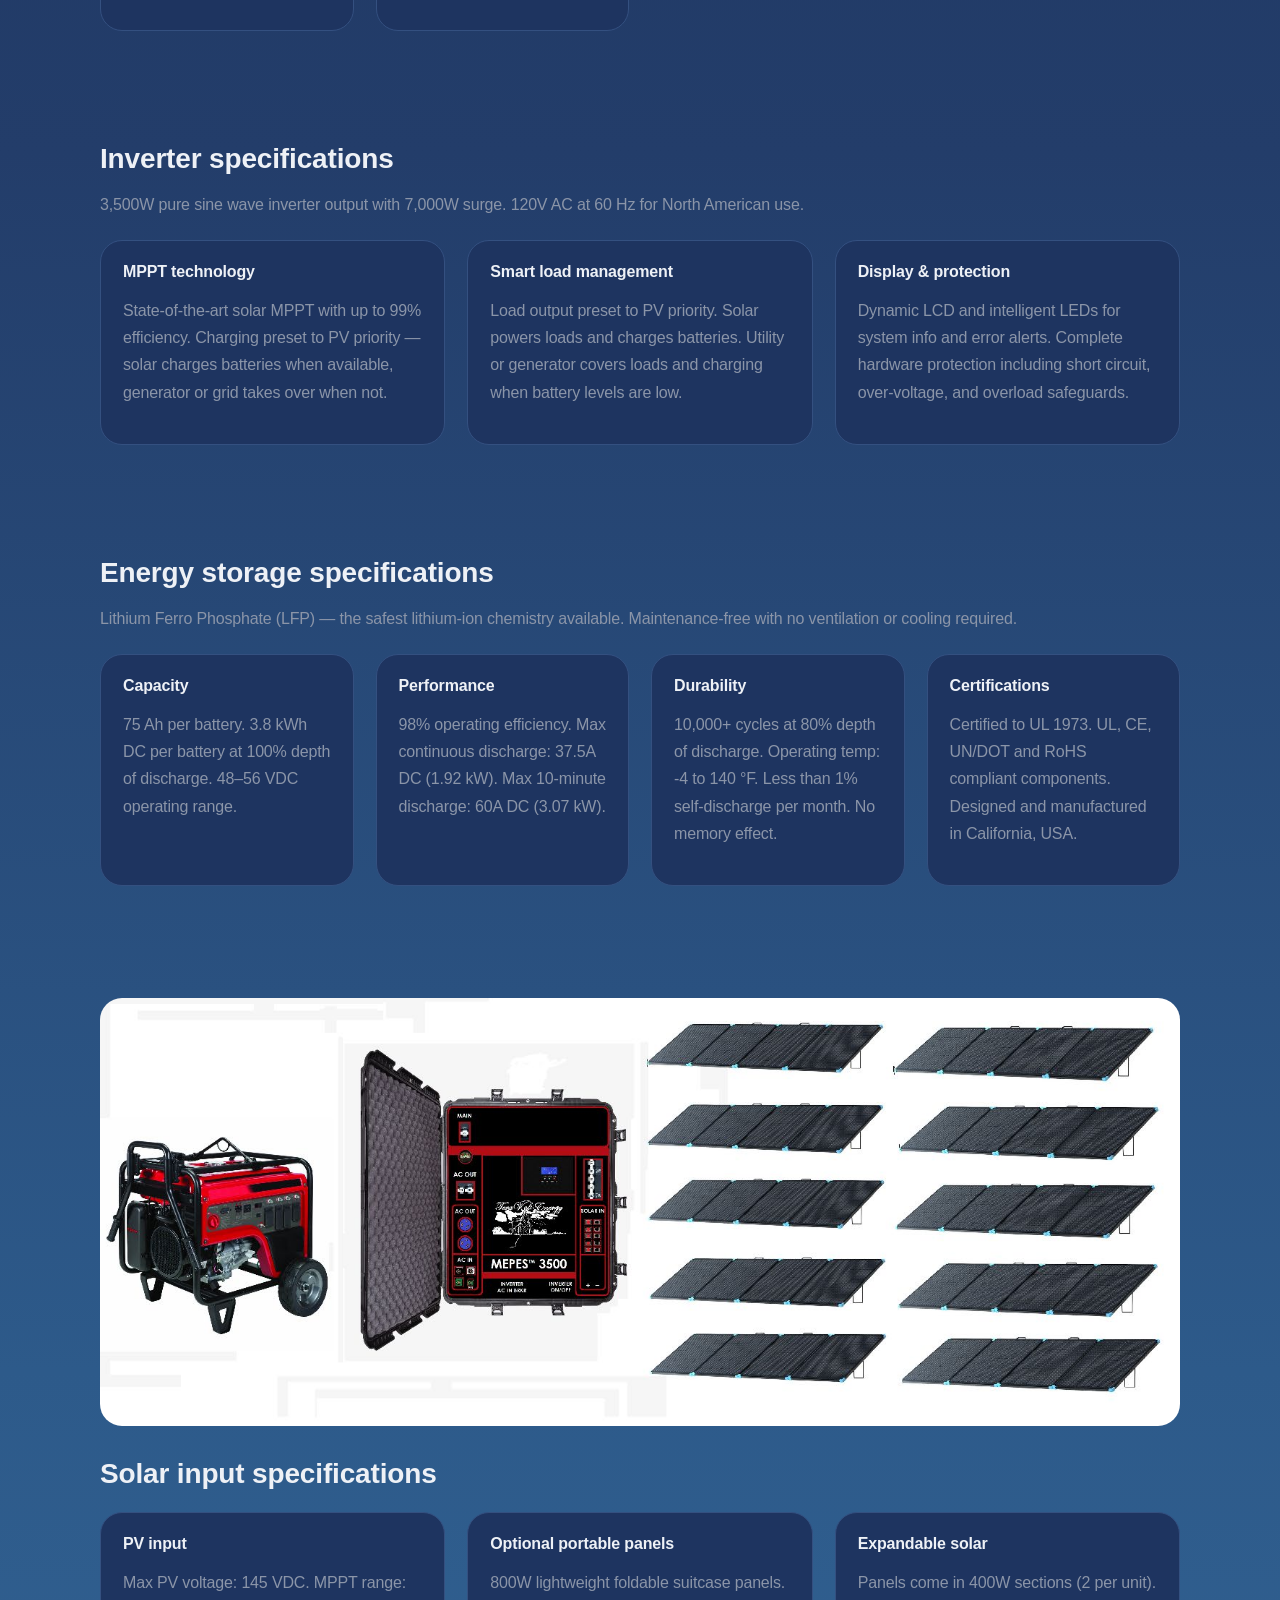
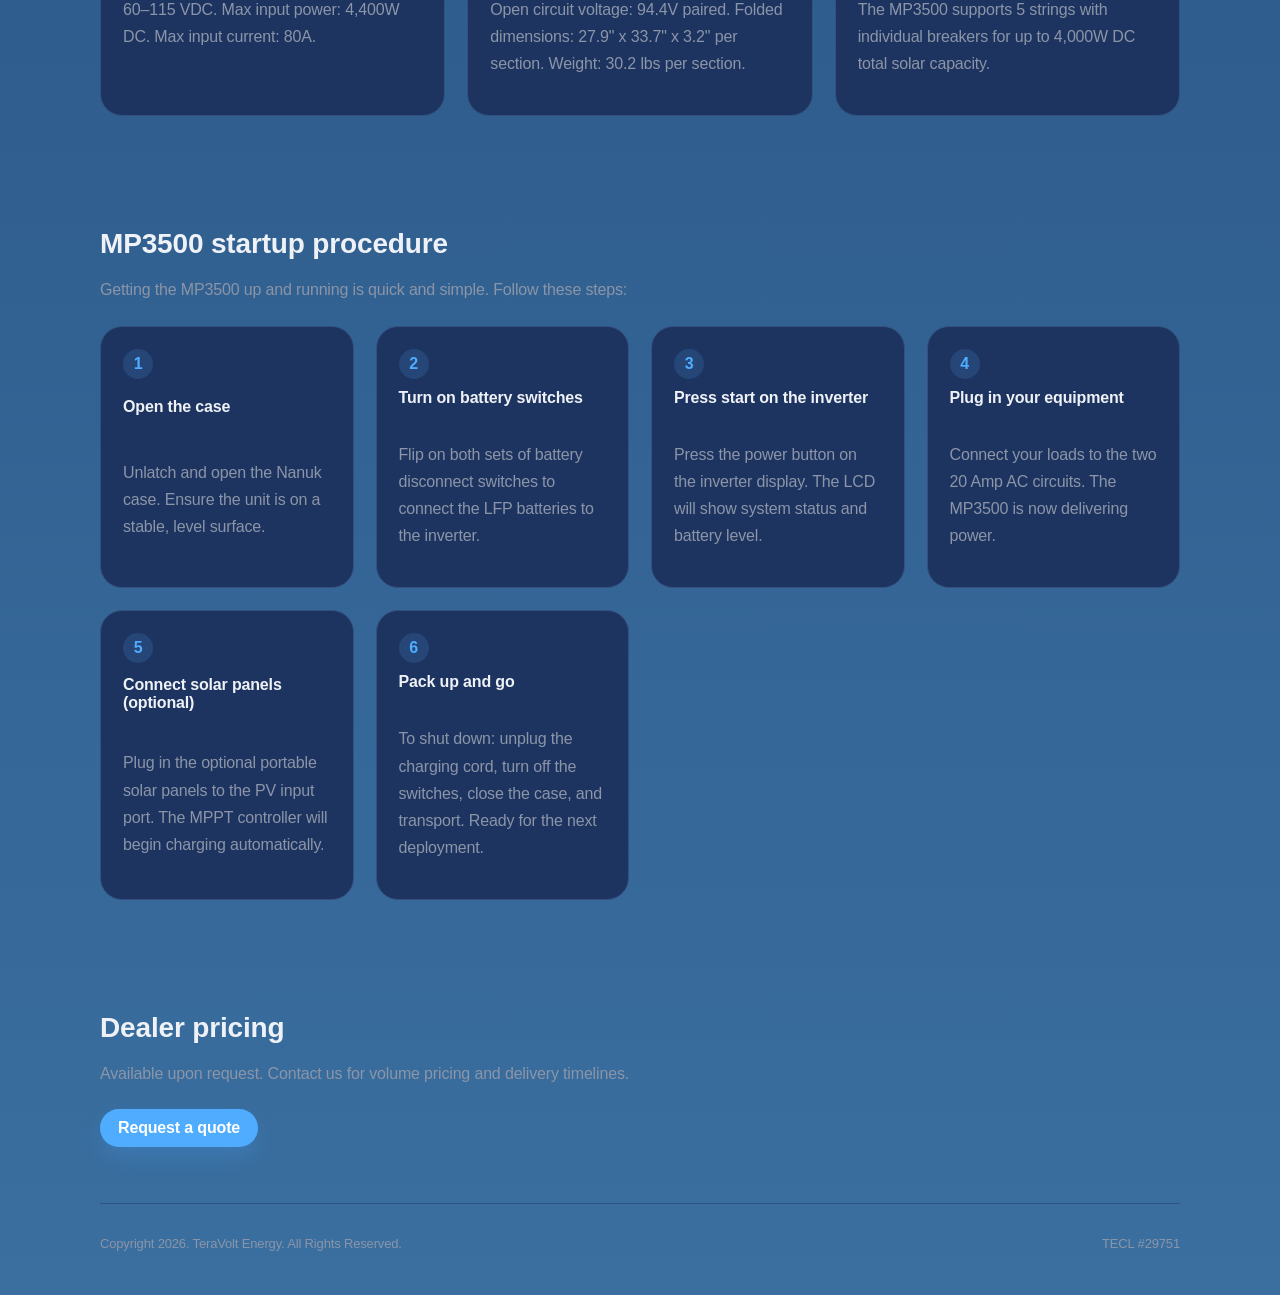
<file: mepes.html>
<!DOCTYPE html>
<html lang="en">
  <head>
    <meta charset="utf-8" />
    <meta name="viewport" content="width=device-width, initial-scale=1" />
    <title>MEPES&trade; MP3500 | Ruggedized Portable Energy System | TeraVolt Energy</title>
    <meta name="description" content="The MEPES&trade; MP3500 is a ruggedized portable energy package delivering 3500 watts with 7.6 kWh of lithium iron phosphate battery storage. Ideal for emergency response, military operations, and off-grid power. Patent pending." />
    <link rel="canonical" href="https://kirklinnick.github.io/teravolt-energy-website/mepes.html" />
    <meta property="og:title" content="MEPES&trade; MP3500 | Ruggedized Portable Energy System" />
    <meta property="og:description" content="3500W portable energy package with 7.6 kWh storage in a MilSpec waterproof case. Solar-ready, generator-compatible, and built for harsh conditions." />
    <meta property="og:type" content="website" />
    <meta property="og:url" content="https://kirklinnick.github.io/teravolt-energy-website/mepes.html" />
    <link rel="stylesheet" href="styles.css" />
  </head>
  <body>
    <header class="header">
      <div class="container header-inner">
        <a class="logo" href="index.html" aria-label="TeraVolt Energy home">
          <img src="assets/TVNRG-LOGO.png" alt="TeraVolt Energy logo" width="160" height="101" />
        </a>
        <nav class="nav" id="mainNav">
          <a href="index.html">Home</a>
          <a class="active" href="energy-systems.html">Energy Systems</a>
          <a href="virtual-office.html">Virtual Office</a>
          <a href="store.html">Store</a>
          <a href="news.html">News</a>
          <a href="about.html">About Us</a>
          <a href="contact.html">Contact</a>
          <a href="blog.html">Blog</a>
        </nav>
        <div class="header-actions">
          <a class="btn-secondary" href="customer-login.html">Log in</a>
          <button class="btn-primary" type="button">Get started</button>
        </div>
        <button class="menu-btn" id="menuBtn" type="button">Menu</button>
      </div>
    </header>

    <main>
      <section class="hero">
        <div class="container hero-grid">
          <div>
            <span class="pill">Portable power</span>
            <h1>The MEPES&#8482; MP3500. Ruggedized portable energy, ready anywhere.</h1>
            <p>3,500 watts of power and 7.6 kWh of storage in a waterproof MilSpec case. Turn it on, plug in, and go.</p>
            <div class="hero-actions">
              <a class="btn-primary" href="contact.html">Request a quote</a>
            </div>
          </div>
          <div>
            <img src="assets/mp3500-case.jpeg" alt="MEPES&#8482; MP3500 ruggedized portable energy system in Nanuk waterproof case" style="border-radius: 22px; max-width: 100%;" />
            <div class="card" style="margin-top: 22px;">
              <h2>MP3500 at a glance</h2>
              <div class="list">
                <div class="list-item"><span>Output</span><span>3,500W (7,000W surge)</span></div>
                <div class="list-item"><span>Storage</span><span>7.6 kWh LFP batteries</span></div>
                <div class="list-item"><span>Weight</span><span>228 lbs</span></div>
              </div>
            </div>
          </div>
        </div>
      </section>

      <section class="section">
        <div class="container">
          <img src="assets/mp3500-interior.jpeg" alt="MEPES&#8482; MP3500 open case showing inverter display, controls, battery switches, and AC outlets" style="border-radius: 22px; max-width: 600px; margin: 0 auto 32px; display: block;" />
          <h2>What is the MEPES&#8482; MP3500?</h2>
          <p>
            A ruggedized portable energy package that delivers 3,500 watts of energy with 7.6 kilowatts
            of internal energy storage. That is enough power to operate a modern full-sized 27.9 cu ft
            refrigerator for almost 4 days — almost indefinitely with optional portable solar panels and
            a backup generator.
          </p>
          <p>
            Quick and simple to operate: just turn on the two sets of switches and press start. Packing
            up is just as easy — unplug the charging cord, turn off the switches, close the case, slide
            the MP3500 in the back of a truck or trailer, and go. Once at your destination, open the
            case, plug in the optional portable solar panels, and you are ready to power your equipment.
          </p>
        </div>
      </section>

      <section class="section">
        <div class="container">
          <h2>Built for harsh conditions</h2>
          <p>From the waterproof MilSpec Nanuk case to the shock-mounted components, the MP3500 handles heavy demands for electricity.</p>
          <div class="grid-3">
            <div class="card">
              <h3>Emergency response</h3>
              <p>Reliable power for out-of-the-way disaster response locations.</p>
            </div>
            <div class="card">
              <h3>Military operations</h3>
              <p>Rugged, portable power for field deployments and mobile command.</p>
            </div>
            <div class="card">
              <h3>Backup power</h3>
              <p>Portable backup for home, hospital, or business during outages.</p>
            </div>
            <div class="card">
              <h3>Off-grid &amp; camping</h3>
              <p>A reliable source of power for weekend trips or extended off-grid living.</p>
            </div>
          </div>
        </div>
      </section>

      <section class="section">
        <div class="container">
          <h2>General specifications</h2>
          <div class="grid-3">
            <div class="card">
              <h3>Case</h3>
              <p>Waterproof Nanuk Polypropylene Hard Case. External dimensions: 34" x 29" x 17.75". Coasters, lifting handles, and retractable handle for rapid deployment.</p>
            </div>
            <div class="card">
              <h3>Batteries</h3>
              <p>Two US-made SimpliPhi/Briggs &amp; Stratton Phi 3.8 LiFePO4 batteries. 7.6 kWh total storage. Safest lithium chemistry — no cobalt, no thermal runaway risk.</p>
            </div>
            <div class="card">
              <h3>AC output</h3>
              <p>Two built-in 20 Amp AC circuits with 20 Amp industrial grade receptacles.</p>
            </div>
            <div class="card">
              <h3>Charging</h3>
              <p>30 Amp twist lock charging port with power cord and 20 Amp adapter. Capable of serving loads while charging. Generator and grid compatible.</p>
            </div>
            <div class="card">
              <h3>Solar input</h3>
              <p>Port for permanent or portable solar panels. Optional 800W foldable suitcase panels available — up to 3,600W total solar capacity across 3 strings.</p>
            </div>
            <div class="card">
              <h3>Safety</h3>
              <p>Will not backfeed to the grid. Protects utility workers from accidental shock. Not intended for permanent electrical system connection. Patent pending.</p>
            </div>
          </div>
        </div>
      </section>

      <section class="section">
        <div class="container">
          <h2>Inverter specifications</h2>
          <p>3,500W pure sine wave inverter output with 7,000W surge. 120V AC at 60 Hz for North American use.</p>
          <div class="grid-3">
            <div class="card">
              <h3>MPPT technology</h3>
              <p>State-of-the-art solar MPPT with up to 99% efficiency. Charging preset to PV priority — solar charges batteries when available, generator or grid takes over when not.</p>
            </div>
            <div class="card">
              <h3>Smart load management</h3>
              <p>Load output preset to PV priority. Solar powers loads and charges batteries. Utility or generator covers loads and charging when battery levels are low.</p>
            </div>
            <div class="card">
              <h3>Display &amp; protection</h3>
              <p>Dynamic LCD and intelligent LEDs for system info and error alerts. Complete hardware protection including short circuit, over-voltage, and overload safeguards.</p>
            </div>
          </div>
        </div>
      </section>

      <section class="section">
        <div class="container">
          <h2>Energy storage specifications</h2>
          <p>Lithium Ferro Phosphate (LFP) — the safest lithium-ion chemistry available. Maintenance-free with no ventilation or cooling required.</p>
          <div class="grid-3">
            <div class="card">
              <h3>Capacity</h3>
              <p>75 Ah per battery. 3.8 kWh DC per battery at 100% depth of discharge. 48–56 VDC operating range.</p>
            </div>
            <div class="card">
              <h3>Performance</h3>
              <p>98% operating efficiency. Max continuous discharge: 37.5A DC (1.92 kW). Max 10-minute discharge: 60A DC (3.07 kW).</p>
            </div>
            <div class="card">
              <h3>Durability</h3>
              <p>10,000+ cycles at 80% depth of discharge. Operating temp: -4 to 140 °F. Less than 1% self-discharge per month. No memory effect.</p>
            </div>
            <div class="card">
              <h3>Certifications</h3>
              <p>Certified to UL 1973. UL, CE, UN/DOT and RoHS compliant components. Designed and manufactured in California, USA.</p>
            </div>
          </div>
        </div>
      </section>

      <section class="section">
        <div class="container">
          <img src="assets/mp3500-system.jpeg" alt="Complete MEPES&#8482; MP3500 system with backup generator, open case, and foldable solar panel array" style="border-radius: 22px; max-width: 100%; margin: 0 auto 32px; display: block;" />
          <h2>Solar input specifications</h2>
          <div class="grid-3">
            <div class="card">
              <h3>PV input</h3>
              <p>Max PV voltage: 145 VDC. MPPT range: 60–115 VDC. Max input power: 4,400W DC. Max input current: 80A.</p>
            </div>
            <div class="card">
              <h3>Optional portable panels</h3>
              <p>800W lightweight foldable suitcase panels. Open circuit voltage: 94.4V paired. Folded dimensions: 27.9" x 33.7" x 3.2" per section. Weight: 30.2 lbs per section.</p>
            </div>
            <div class="card">
              <h3>Expandable solar</h3>
              <p>Panels come in 400W sections (2 per unit). The MP3500 supports 5 strings with individual breakers for up to 4,000W DC total solar capacity.</p>
            </div>
          </div>
        </div>
      </section>

      <section class="section">
        <div class="container">
          <h2>MP3500 startup procedure</h2>
          <p>Getting the MP3500 up and running is quick and simple. Follow these steps:</p>
          <div class="grid-3">
            <div class="card step">
              <span>1</span>
              <h3>Open the case</h3>
              <p>Unlatch and open the Nanuk case. Ensure the unit is on a stable, level surface.</p>
            </div>
            <div class="card step">
              <span>2</span>
              <h3>Turn on battery switches</h3>
              <p>Flip on both sets of battery disconnect switches to connect the LFP batteries to the inverter.</p>
            </div>
            <div class="card step">
              <span>3</span>
              <h3>Press start on the inverter</h3>
              <p>Press the power button on the inverter display. The LCD will show system status and battery level.</p>
            </div>
            <div class="card step">
              <span>4</span>
              <h3>Plug in your equipment</h3>
              <p>Connect your loads to the two 20 Amp AC circuits. The MP3500 is now delivering power.</p>
            </div>
            <div class="card step">
              <span>5</span>
              <h3>Connect solar panels (optional)</h3>
              <p>Plug in the optional portable solar panels to the PV input port. The MPPT controller will begin charging automatically.</p>
            </div>
            <div class="card step">
              <span>6</span>
              <h3>Pack up and go</h3>
              <p>To shut down: unplug the charging cord, turn off the switches, close the case, and transport. Ready for the next deployment.</p>
            </div>
          </div>
        </div>
      </section>

      <section class="section">
        <div class="container">
          <h2>Dealer pricing</h2>
          <p>Available upon request. Contact us for volume pricing and delivery timelines.</p>
          <div style="margin-top: 22px;">
            <a class="btn-primary" href="contact.html">Request a quote</a>
          </div>
        </div>
      </section>

    </main>

    <footer class="footer container">
      <span>Copyright 2026. TeraVolt Energy. All Rights Reserved.</span>
      <span>TECL #29751</span>
    </footer>

    <button class="help-fab" type="button">Help</button>
    <script src="site.js"></script>
  </body>
</html>
</file>
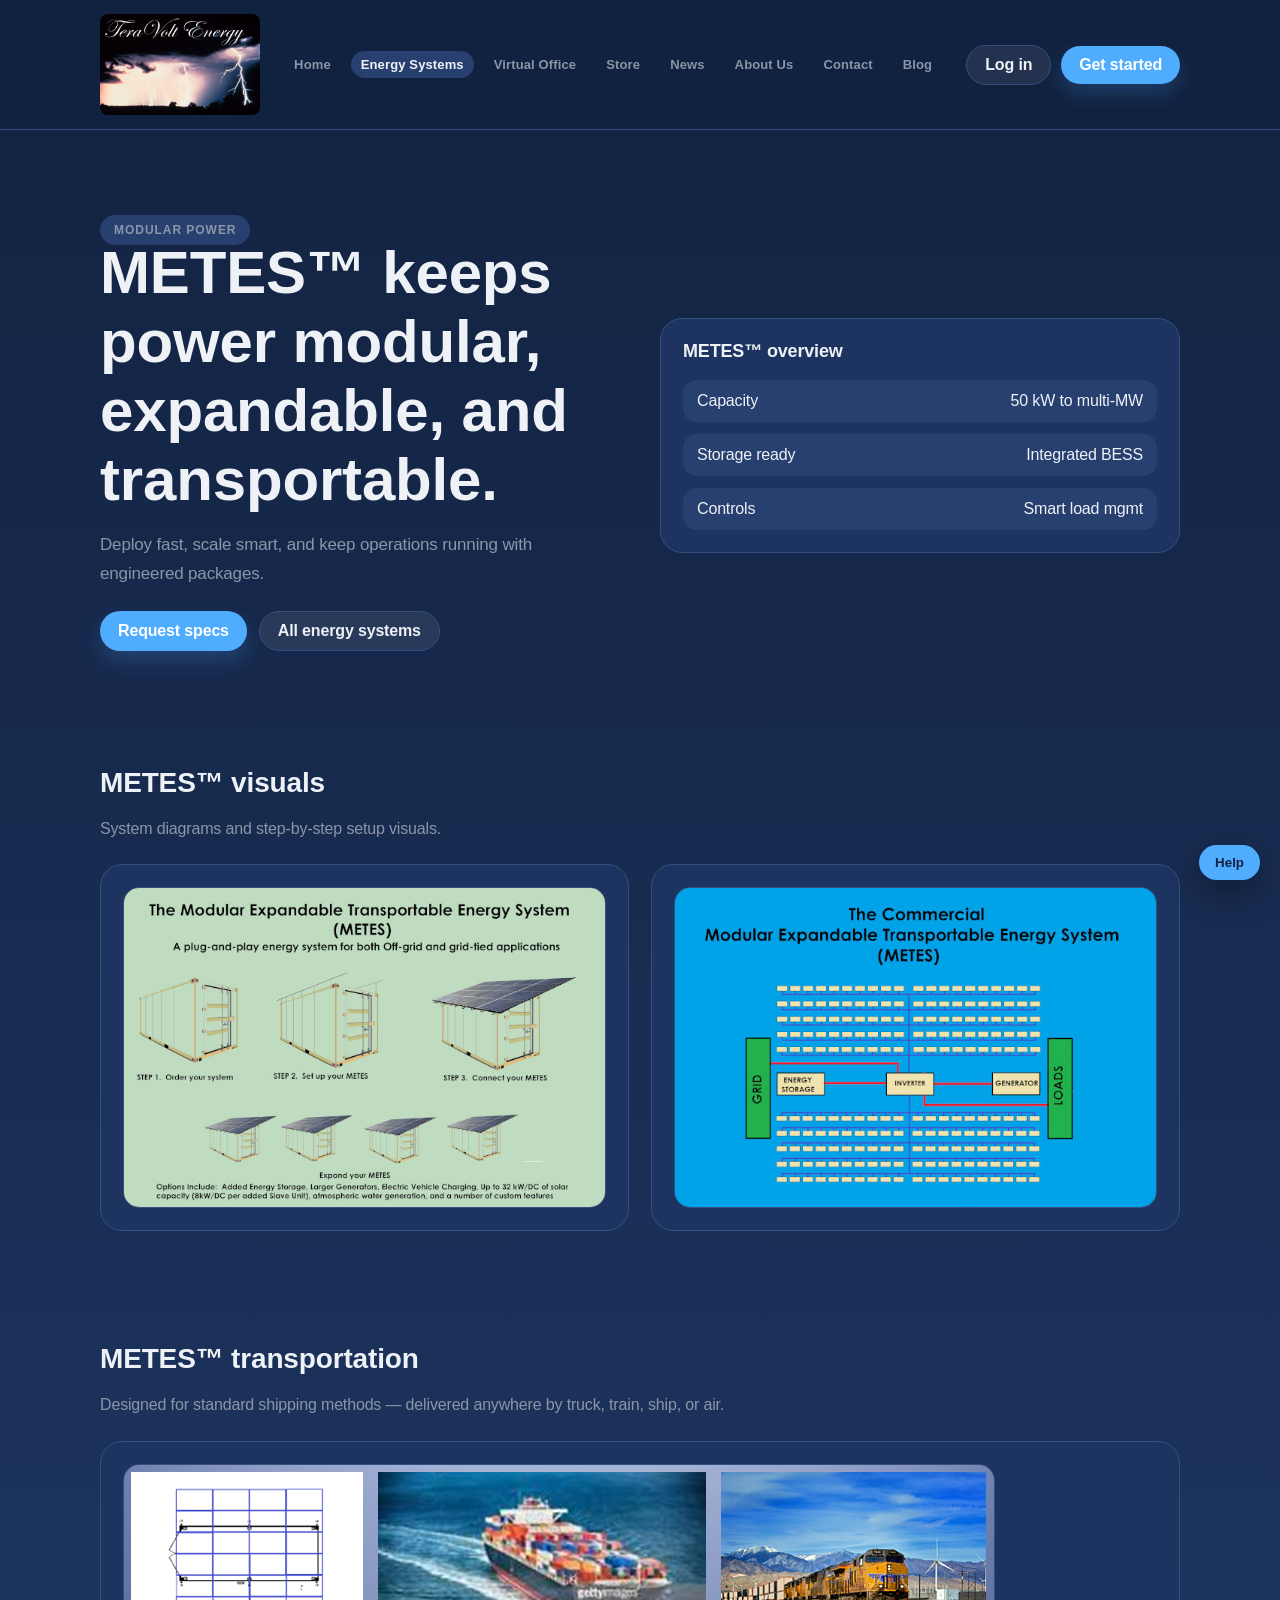
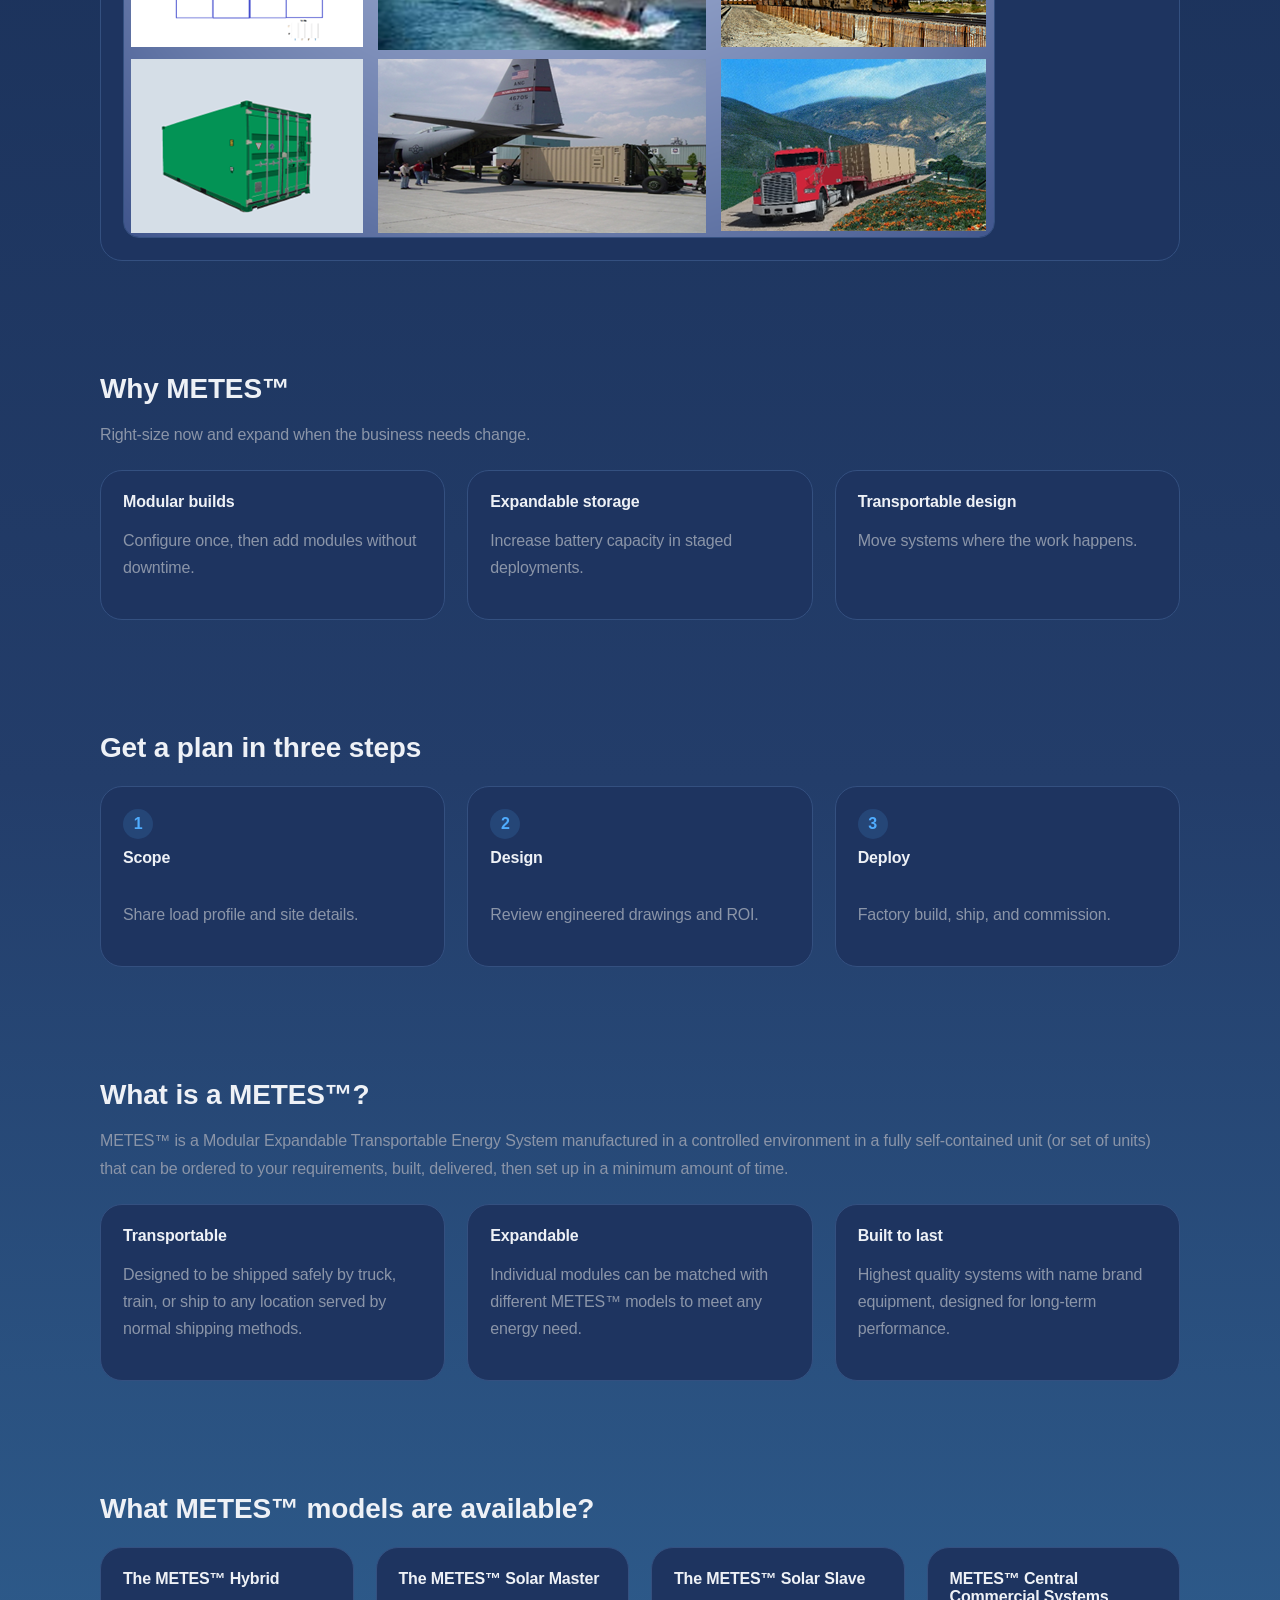
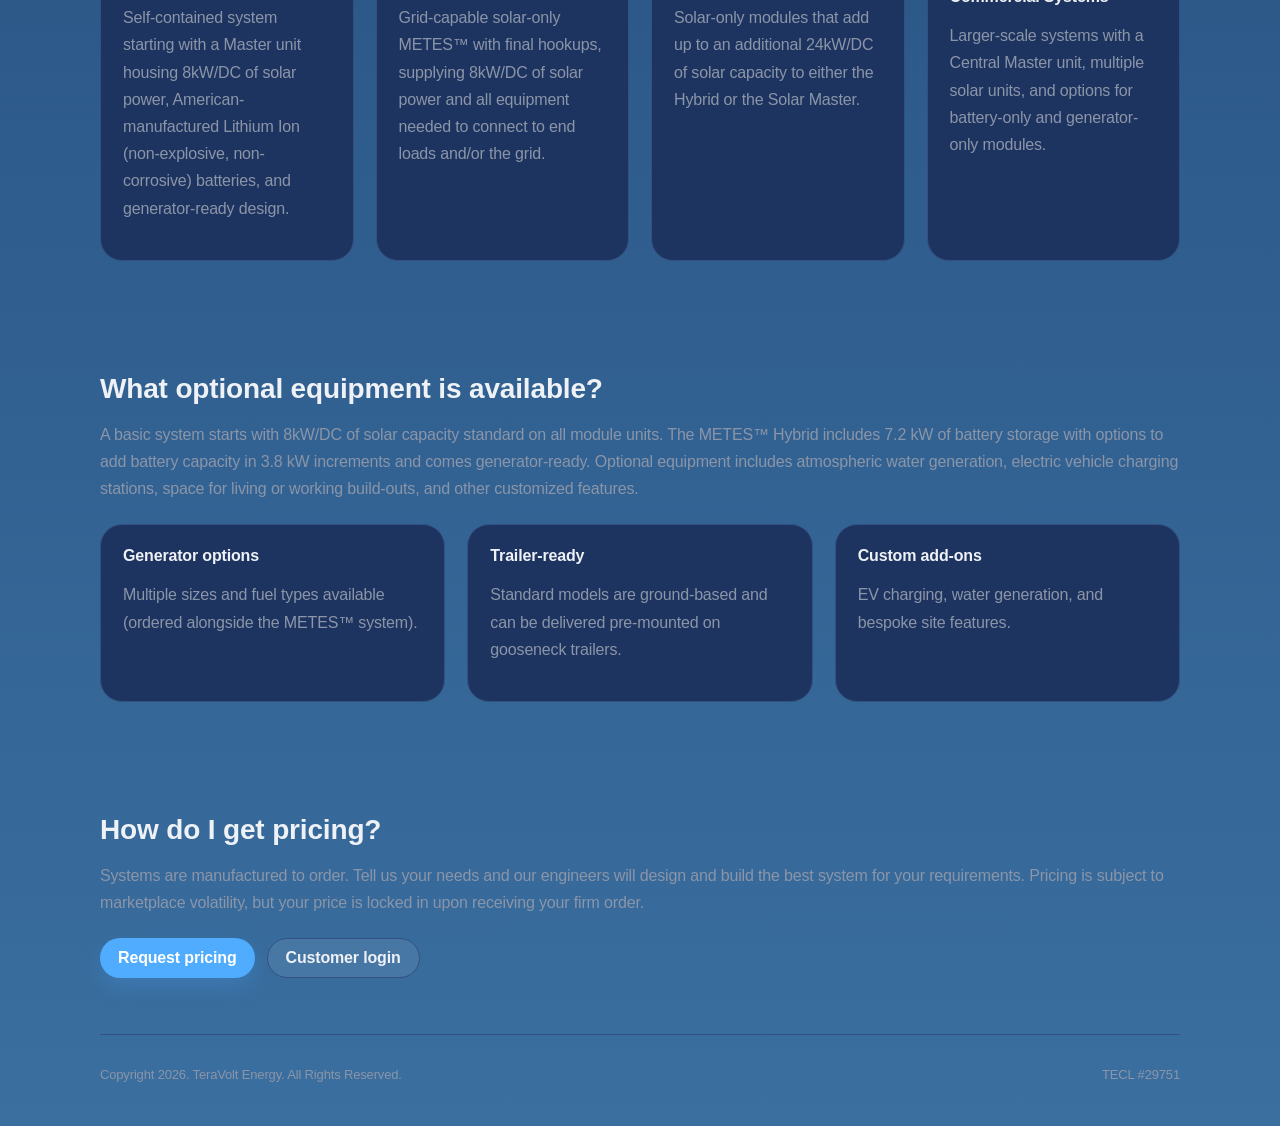
<file: metes.html>
<!DOCTYPE html>
<html lang="en">
  <head>
    <meta charset="utf-8" />
    <meta name="viewport" content="width=device-width, initial-scale=1" />
    <title>METES&trade; | Large Scale Transportable Energy Systems | TeraVolt Energy</title>
    <meta name="description" content="The METES&trade; (Modular Expandable Transportable Energy System) is a plug-and-play containerized energy solution for off-grid and grid-tied applications. Up to 32 kW/DC solar capacity with expandable options." />
    <link rel="canonical" href="https://kirklinnick.github.io/teravolt-energy-website/metes.html" />
    <meta property="og:title" content="METES&trade; | Large Scale Transportable Energy Systems" />
    <meta property="og:description" content="Plug-and-play containerized energy for off-grid and grid-tied applications. Expandable solar, energy storage, generators, and EV charging." />
    <meta property="og:type" content="website" />
    <meta property="og:url" content="https://kirklinnick.github.io/teravolt-energy-website/metes.html" />
    <link rel="stylesheet" href="styles.css" />
  </head>
  <body>
    <header class="header">
      <div class="container header-inner">
        <a class="logo" href="index.html" aria-label="TeraVolt Energy home">
          <img src="assets/TVNRG-LOGO.png" alt="TeraVolt Energy logo" width="160" height="101" />
        </a>
        <nav class="nav" id="mainNav">
          <a href="index.html">Home</a>
          <a class="active" href="energy-systems.html">Energy Systems</a>
          <a href="virtual-office.html">Virtual Office</a>
          <a href="store.html">Store</a>
          <a href="news.html">News</a>
          <a href="about.html">About Us</a>
          <a href="contact.html">Contact</a>
          <a href="blog.html">Blog</a>
        </nav>
        <div class="header-actions">
          <a class="btn-secondary" href="customer-login.html">Log in</a>
          <a class="btn-primary" href="contact.html">Get started</a>
        </div>
        <button class="menu-btn" id="menuBtn" type="button">Menu</button>
      </div>
    </header>

    <main>
      <section class="hero">
        <div class="container hero-grid">
          <div>
            <span class="pill">Modular power</span>
            <h1>METES&trade; keeps power modular, expandable, and transportable.</h1>
            <p>Deploy fast, scale smart, and keep operations running with engineered packages.</p>
            <div class="hero-actions">
              <a class="btn-primary" href="contact.html">Request specs</a>
              <a class="btn-secondary" href="energy-systems.html">All energy systems</a>
            </div>
          </div>
          <div class="card">
            <h2>METES&trade; overview</h2>
            <div class="list">
              <div class="list-item"><span>Capacity</span><span>50 kW to multi&dash;MW</span></div>
              <div class="list-item"><span>Storage ready</span><span>Integrated BESS</span></div>
              <div class="list-item"><span>Controls</span><span>Smart load mgmt</span></div>
            </div>
          </div>
        </div>
      </section>

      <section class="section">
        <div class="container">
          <h2>METES&trade; visuals</h2>
          <p>System diagrams and step-by-step setup visuals.</p>
          <div class="grid-3">
            <div class="card">
              <img src="assets/metes-rendering.jpg" alt="METES&trade; modular expandable transportable energy system diagrams showing order, setup, connect, and expand steps" />
            </div>
            <div class="card">
              <img src="assets/metes-commercial.jpg" alt="METES&trade; commercial modular expandable transportable energy system diagram" />
            </div>
          </div>
        </div>
      </section>

      <section class="section">
        <div class="container">
          <h2>METES&trade; transportation</h2>
          <p>Designed for standard shipping methods — delivered anywhere by truck, train, ship, or air.</p>
          <div class="grid-3">
            <div class="card">
              <img src="assets/metes-brochure-transpo.png" alt="METES&trade; transportation options showing shipping container delivered by cargo ship, freight train, military cargo plane, and semi-truck" />
            </div>
          </div>
        </div>
      </section>

      <section class="section">
        <div class="container">
          <h2>Why METES&trade;</h2>
          <p>Right-size now and expand when the business needs change.</p>
          <div class="grid-3">
            <div class="card">
              <h3>Modular builds</h3>
              <p>Configure once, then add modules without downtime.</p>
            </div>
            <div class="card">
              <h3>Expandable storage</h3>
              <p>Increase battery capacity in staged deployments.</p>
            </div>
            <div class="card">
              <h3>Transportable design</h3>
              <p>Move systems where the work happens.</p>
            </div>
          </div>
        </div>
      </section>

      <section class="section">
        <div class="container">
          <h2>Get a plan in three steps</h2>
          <div class="grid-3">
            <div class="card step">
              <span>1</span>
              <h3>Scope</h3>
              <p>Share load profile and site details.</p>
            </div>
            <div class="card step">
              <span>2</span>
              <h3>Design</h3>
              <p>Review engineered drawings and ROI.</p>
            </div>
            <div class="card step">
              <span>3</span>
              <h3>Deploy</h3>
              <p>Factory build, ship, and commission.</p>
            </div>
          </div>
        </div>
      </section>

      <section class="section">
        <div class="container">
          <h2>What is a METES&trade;?</h2>
          <p>
            METES&trade; is a Modular Expandable Transportable Energy System manufactured in a controlled
            environment in a fully self-contained unit (or set of units) that can be ordered to
            your requirements, built, delivered, then set up in a minimum amount of time.
          </p>
          <div class="grid-3">
            <div class="card">
              <h3>Transportable</h3>
              <p>
                Designed to be shipped safely by truck, train, or ship to any location served by
                normal shipping methods.
              </p>
            </div>
            <div class="card">
              <h3>Expandable</h3>
              <p>Individual modules can be matched with different METES&trade; models to meet any energy need.</p>
            </div>
            <div class="card">
              <h3>Built to last</h3>
              <p>Highest quality systems with name brand equipment, designed for long-term performance.</p>
            </div>
          </div>
        </div>
      </section>

      <section class="section">
        <div class="container">
          <h2>What METES&trade; models are available?</h2>
          <div class="grid-3">
            <div class="card">
              <h3>The METES&trade; Hybrid</h3>
              <p>
                Self-contained system starting with a Master unit housing 8kW/DC of solar power,
                American-manufactured Lithium Ion (non-explosive, non-corrosive) batteries, and
                generator-ready design.
              </p>
            </div>
            <div class="card">
              <h3>The METES&trade; Solar Master</h3>
              <p>
                Grid-capable solar-only METES&trade; with final hookups, supplying 8kW/DC of solar power
                and all equipment needed to connect to end loads and/or the grid.
              </p>
            </div>
            <div class="card">
              <h3>The METES&trade; Solar Slave</h3>
              <p>
                Solar-only modules that add up to an additional 24kW/DC of solar capacity to either
                the Hybrid or the Solar Master.
              </p>
            </div>
            <div class="card">
              <h3>METES&trade; Central Commercial Systems</h3>
              <p>
                Larger-scale systems with a Central Master unit, multiple solar units, and options
                for battery-only and generator-only modules.
              </p>
            </div>
          </div>
        </div>
      </section>

      <section class="section">
        <div class="container">
          <h2>What optional equipment is available?</h2>
          <p>
            A basic system starts with 8kW/DC of solar capacity standard on all module units. The
            METES&trade; Hybrid includes 7.2 kW of battery storage with options to add battery capacity in
            3.8 kW increments and comes generator-ready. Optional equipment includes atmospheric
            water generation, electric vehicle charging stations, space for living or working
            build-outs, and other customized features.
          </p>
          <div class="grid-3">
            <div class="card">
              <h3>Generator options</h3>
              <p>Multiple sizes and fuel types available (ordered alongside the METES&trade; system).</p>
            </div>
            <div class="card">
              <h3>Trailer-ready</h3>
              <p>Standard models are ground-based and can be delivered pre-mounted on gooseneck trailers.</p>
            </div>
            <div class="card">
              <h3>Custom add-ons</h3>
              <p>EV charging, water generation, and bespoke site features.</p>
            </div>
          </div>
        </div>
      </section>

      <section class="section">
        <div class="container">
          <h2>How do I get pricing?</h2>
          <p>
            Systems are manufactured to order. Tell us your needs and our engineers will design and
            build the best system for your requirements. Pricing is subject to marketplace
            volatility, but your price is locked in upon receiving your firm order.
          </p>
          <div class="hero-actions">
            <a class="btn-primary" href="contact.html">Request pricing</a>
            <a class="btn-secondary" href="customer-login.html">Customer login</a>
          </div>
        </div>
      </section>
    </main>

    <footer class="footer container">
      <span>Copyright 2026. TeraVolt Energy. All Rights Reserved.</span>
      <span>TECL #29751</span>
    </footer>

    <button class="help-fab" type="button">Help</button>
    <script src="site.js"></script>
  </body>
</html>
</file>
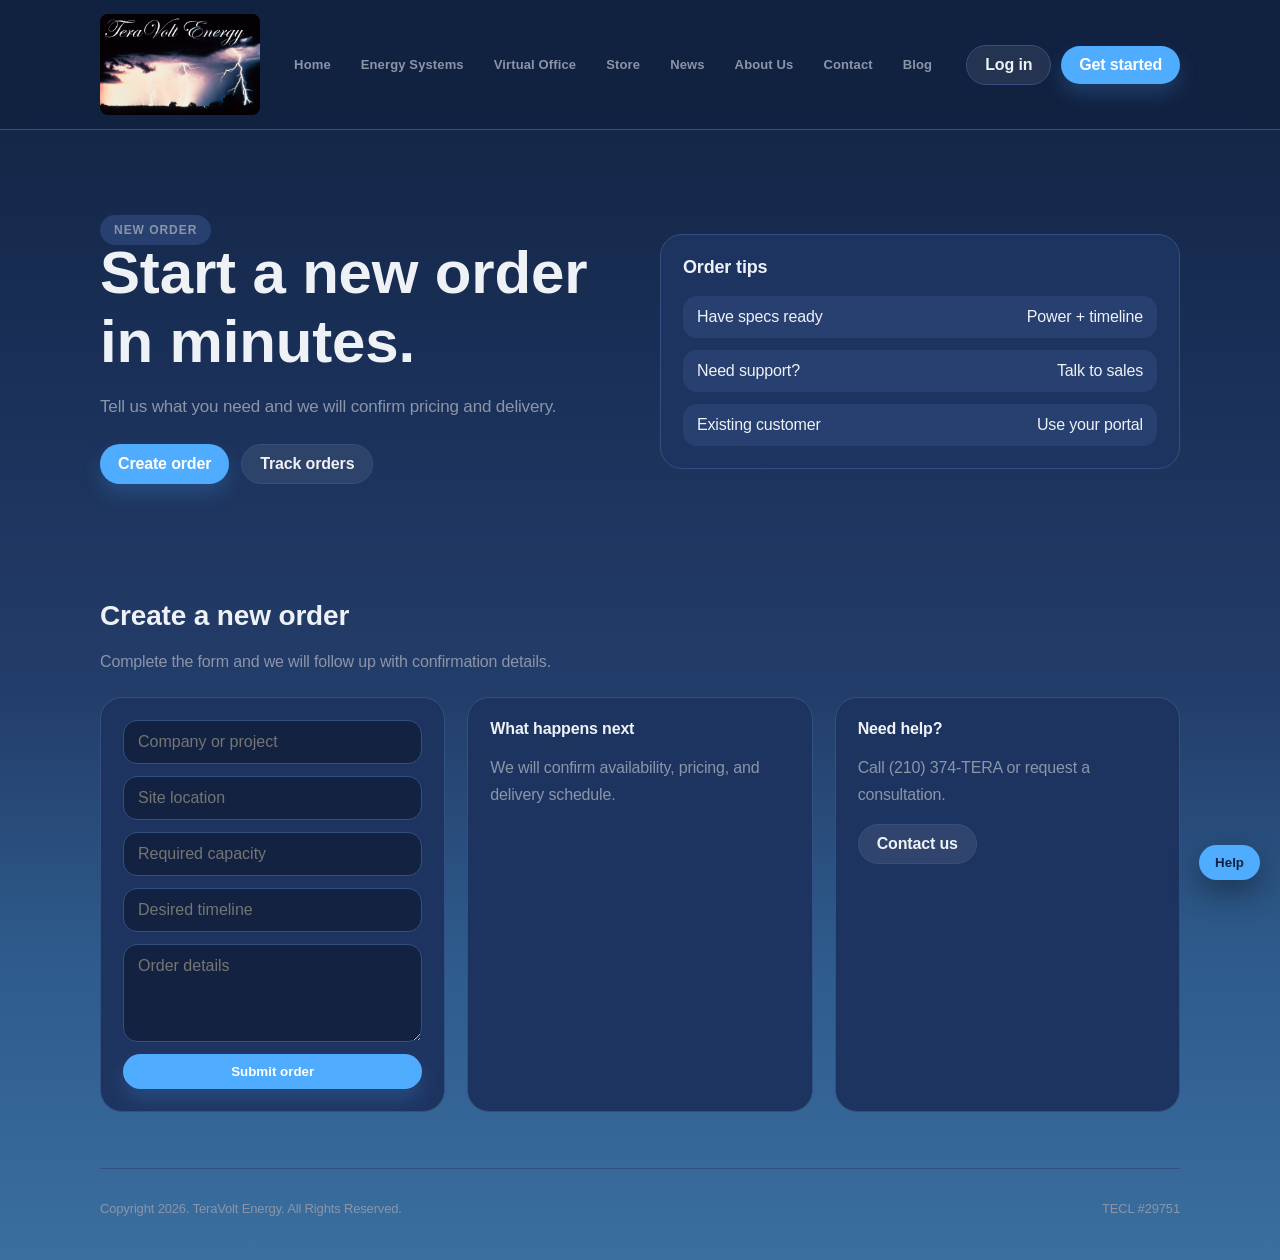
<file: new-order.html>
<!DOCTYPE html>
<html lang="en">
  <head>
    <meta charset="utf-8" />
    <meta name="viewport" content="width=device-width, initial-scale=1" />
    <title>New Order | Request a MEPES&trade; Energy System | TeraVolt Energy</title>
    <meta name="description" content="Start a new order for a modular solar and energy storage system from TeraVolt Energy. Share your requirements and get confirmed pricing and delivery timelines." />
    <link rel="canonical" href="https://kirklinnick.github.io/teravolt-energy-website/new-order.html" />
    <meta property="og:title" content="New Order | Request a MEPES&trade; Energy System" />
    <meta property="og:description" content="Order a custom MEPES&trade; energy system. Share your specs and get pricing and delivery confirmation." />
    <meta property="og:type" content="website" />
    <meta property="og:url" content="https://kirklinnick.github.io/teravolt-energy-website/new-order.html" />
    <link rel="stylesheet" href="styles.css" />
  </head>
  <body>
    <header class="header">
      <div class="container header-inner">
        <a class="logo" href="index.html" aria-label="TeraVolt Energy home">
          <img src="assets/TVNRG-LOGO.png" alt="TeraVolt Energy logo" width="160" height="101" />
        </a>
        <nav class="nav" id="mainNav">
          <a href="index.html">Home</a>
          <a href="energy-systems.html">Energy Systems</a>
          <a href="virtual-office.html">Virtual Office</a>
          <a href="store.html">Store</a>
          <a href="news.html">News</a>
          <a href="about.html">About Us</a>
          <a href="contact.html">Contact</a>
          <a href="blog.html">Blog</a>
        </nav>
        <div class="header-actions">
          <a class="btn-secondary" href="customer-login.html">Log in</a>
          <a class="btn-primary" href="contact.html">Get started</a>
        </div>
        <button class="menu-btn" id="menuBtn" type="button">Menu</button>
      </div>
    </header>

    <main>
      <section class="hero">
        <div class="container hero-grid">
          <div>
            <span class="pill">New Order</span>
            <h1>Start a new order in minutes.</h1>
            <p>Tell us what you need and we will confirm pricing and delivery.</p>
            <div class="hero-actions">
              <a class="btn-primary" href="#order-form">Create order</a>
              <a class="btn-secondary" href="customer-login.html#track-orders">Track orders</a>
            </div>
          </div>
          <div class="card">
            <h2>Order tips</h2>
            <div class="list">
              <div class="list-item"><span>Have specs ready</span><span>Power + timeline</span></div>
              <div class="list-item"><span>Need support?</span><span>Talk to sales</span></div>
              <div class="list-item"><span>Existing customer</span><span>Use your portal</span></div>
            </div>
          </div>
        </div>
      </section>

      <section class="section" id="order-form">
        <div class="container">
          <h2>Create a new order</h2>
          <p>Complete the form and we will follow up with confirmation details.</p>
          <div class="grid-3">
            <form class="card form">
              <input type="text" name="company" placeholder="Company or project" />
              <input type="text" name="site" placeholder="Site location" />
              <input type="text" name="capacity" placeholder="Required capacity" />
              <input type="text" name="timeline" placeholder="Desired timeline" />
              <textarea name="details" rows="4" placeholder="Order details"></textarea>
              <button class="btn-primary" type="submit">Submit order</button>
            </form>
            <div class="card">
              <h3>What happens next</h3>
              <p>We will confirm availability, pricing, and delivery schedule.</p>
            </div>
            <div class="card">
              <h3>Need help?</h3>
              <p>Call (210) 374-TERA or request a consultation.</p>
              <a class="btn-secondary" href="contact.html">Contact us</a>
            </div>
          </div>
        </div>
      </section>
    </main>

    <footer class="footer container">
      <span>Copyright 2026. TeraVolt Energy. All Rights Reserved.</span>
      <span>TECL #29751</span>
    </footer>

    <button class="help-fab" type="button">Help</button>
    <script src="site.js"></script>
  </body>
</html>
</file>
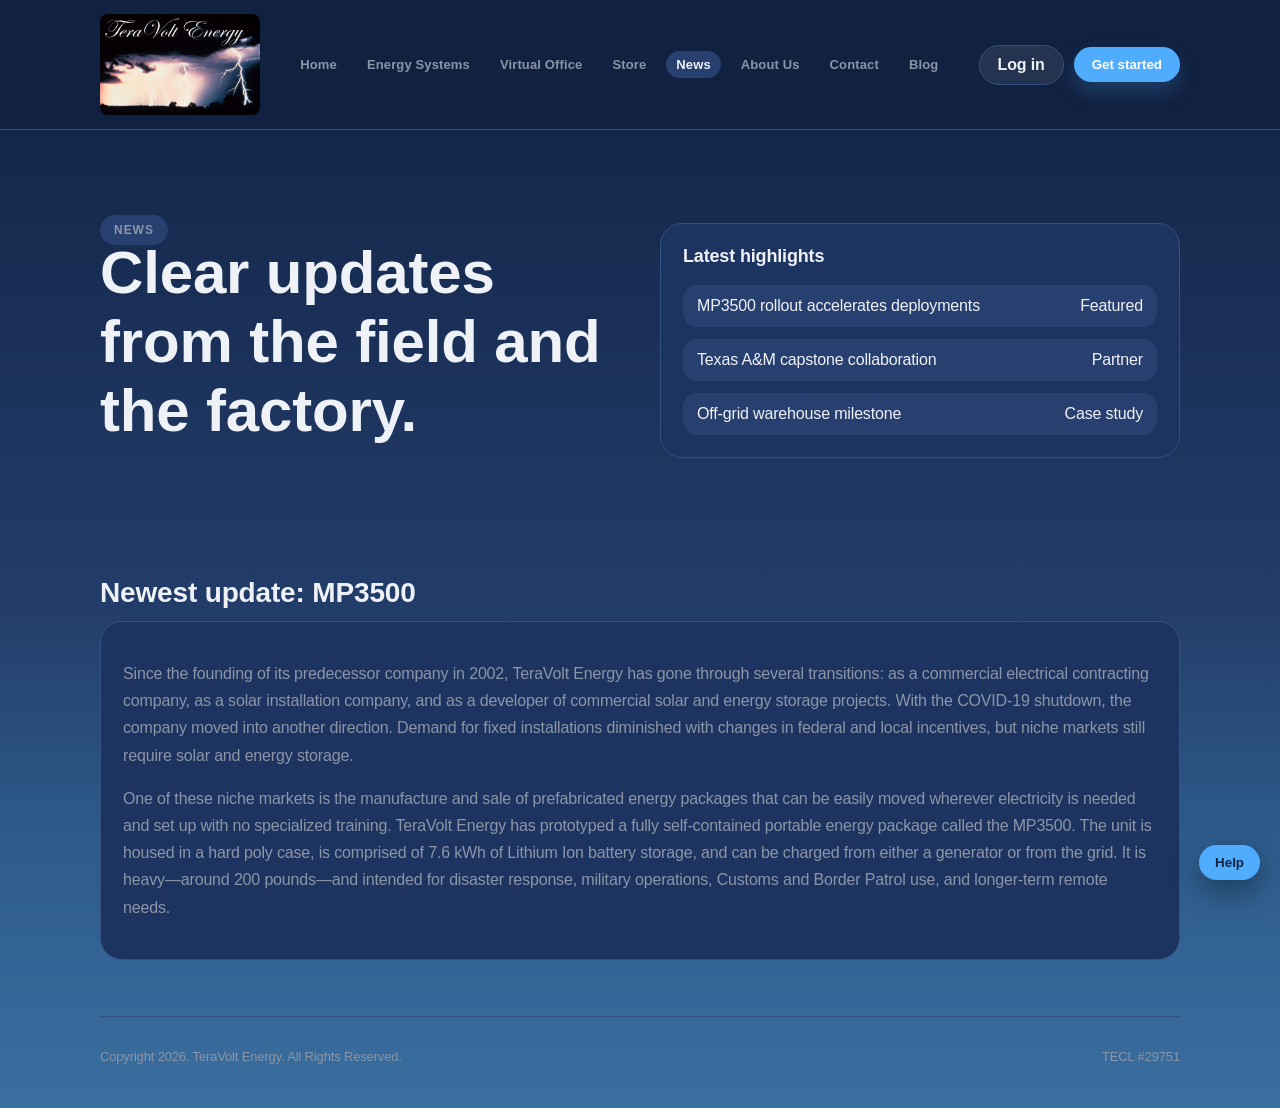
<file: news.html>
<!DOCTYPE html>
<html lang="en">
  <head>
    <meta charset="utf-8" />
    <meta name="viewport" content="width=device-width, initial-scale=1" />
    <title>News &amp; Project Updates | TeraVolt Energy</title>
    <meta name="description" content="Latest news from TeraVolt Energy including MP3500 deployments, the MP3500 portable energy system prototype, and project milestones in solar and energy storage." />
    <link rel="canonical" href="https://kirklinnick.github.io/teravolt-energy-website/news.html" />
    <meta property="og:title" content="News & Project Updates | TeraVolt Energy" />
    <meta property="og:description" content="Clear updates from the field and the factory. MP3500 rollouts, partnerships, and energy storage milestones." />
    <meta property="og:type" content="website" />
    <meta property="og:url" content="https://kirklinnick.github.io/teravolt-energy-website/news.html" />
    <link rel="stylesheet" href="styles.css" />
  </head>
  <body>
    <header class="header">
      <div class="container header-inner">
        <a class="logo" href="index.html" aria-label="TeraVolt Energy home">
          <img src="assets/TVNRG-LOGO.png" alt="TeraVolt Energy logo" width="160" height="101" />
        </a>
        <nav class="nav" id="mainNav">
          <a href="index.html">Home</a>
          <a href="energy-systems.html">Energy Systems</a>
          <a href="virtual-office.html">Virtual Office</a>
          <a href="store.html">Store</a>
          <a class="active" href="news.html">News</a>
          <a href="about.html">About Us</a>
          <a href="contact.html">Contact</a>
          <a href="blog.html">Blog</a>
        </nav>
        <div class="header-actions">
          <a class="btn-secondary" href="customer-login.html">Log in</a>
          <button class="btn-primary" type="button">Get started</button>
        </div>
        <button class="menu-btn" id="menuBtn" type="button">Menu</button>
      </div>
    </header>

    <main>
      <section class="hero">
        <div class="container hero-grid">
          <div>
            <span class="pill">News</span>
            <h1>Clear updates from the field and the factory.</h1>
          </div>
          <div class="card">
            <h2>Latest highlights</h2>
            <div class="list">
              <div class="list-item"><span>MP3500 rollout accelerates deployments</span><span>Featured</span></div>
              <div class="list-item"><span>Texas A&M capstone collaboration</span><span>Partner</span></div>
              <div class="list-item"><span>Off-grid warehouse milestone</span><span>Case study</span></div>
            </div>
          </div>
        </div>
      </section>

      <section class="section">
        <div class="container">
          <h2>Newest update: MP3500</h2>
          <div class="card">
            <p>
              Since the founding of its predecessor company in 2002, TeraVolt Energy has gone
              through several transitions: as a commercial electrical contracting company, as a
              solar installation company, and as a developer of commercial solar and energy storage
              projects. With the COVID‑19 shutdown, the company moved into another direction.
              Demand for fixed installations diminished with changes in federal and local
              incentives, but niche markets still require solar and energy storage.
            </p>
            <p>
              One of these niche markets is the manufacture and sale of prefabricated energy
              packages that can be easily moved wherever electricity is needed and set up with no
              specialized training. TeraVolt Energy has prototyped a fully self‑contained portable
              energy package called the MP3500. The unit is housed in a hard poly case, is comprised
              of 7.6 kWh of Lithium Ion battery storage, and can be charged from either a generator
              or from the grid. It is heavy—around 200 pounds—and intended for disaster response,
              military operations, Customs and Border Patrol use, and longer‑term remote needs.
            </p>
          </div>
        </div>
      </section>
    </main>

    <footer class="footer container">
      <span>Copyright 2026. TeraVolt Energy. All Rights Reserved.</span>
      <span>TECL #29751</span>
    </footer>

    <button class="help-fab" type="button">Help</button>
    <script src="site.js"></script>
  </body>
</html>
</file>
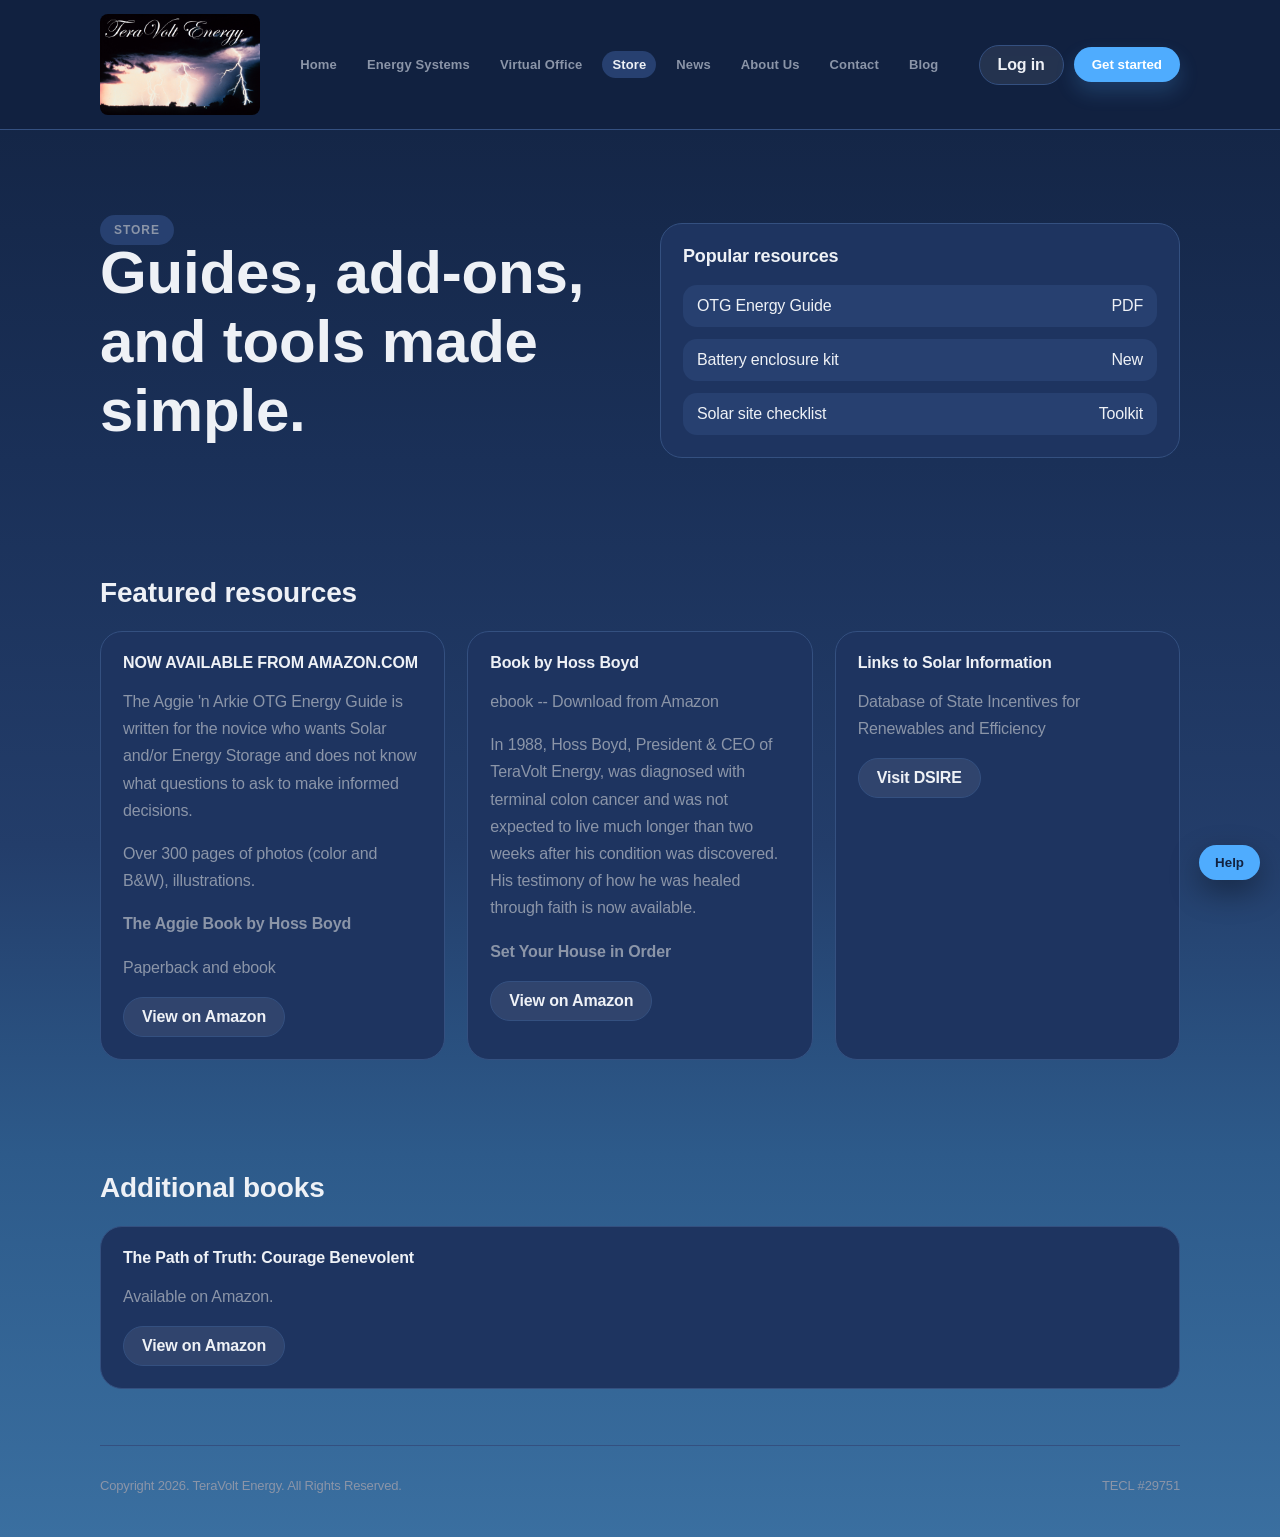
<file: store.html>
<!DOCTYPE html>
<html lang="en">
  <head>
    <meta charset="utf-8" />
    <meta name="viewport" content="width=device-width, initial-scale=1" />
    <title>Resources &amp; Store | Solar Guides &amp; Tools | TeraVolt Energy</title>
    <meta name="description" content="Solar energy guides, planning tools, and resources from TeraVolt Energy. Includes the Aggie 'n Arkie OTG Energy Guide, solar incentive links, and equipment add-ons." />
    <link rel="canonical" href="https://kirklinnick.github.io/teravolt-energy-website/store.html" />
    <meta property="og:title" content="Resources & Store | Solar Guides & Tools | TeraVolt Energy" />
    <meta property="og:description" content="Guides, add-ons, and tools for solar and energy storage planning. Books, checklists, and incentive databases." />
    <meta property="og:type" content="website" />
    <meta property="og:url" content="https://kirklinnick.github.io/teravolt-energy-website/store.html" />
    <link rel="stylesheet" href="styles.css" />
  </head>
  <body>
    <header class="header">
      <div class="container header-inner">
        <a class="logo" href="index.html" aria-label="TeraVolt Energy home">
          <img src="assets/TVNRG-LOGO.png" alt="TeraVolt Energy logo" width="160" height="101" />
        </a>
        <nav class="nav" id="mainNav">
          <a href="index.html">Home</a>
          <a href="energy-systems.html">Energy Systems</a>
          <a href="virtual-office.html">Virtual Office</a>
          <a class="active" href="store.html">Store</a>
          <a href="news.html">News</a>
          <a href="about.html">About Us</a>
          <a href="contact.html">Contact</a>
          <a href="blog.html">Blog</a>
        </nav>
        <div class="header-actions">
          <a class="btn-secondary" href="customer-login.html">Log in</a>
          <button class="btn-primary" type="button">Get started</button>
        </div>
        <button class="menu-btn" id="menuBtn" type="button">Menu</button>
      </div>
    </header>

    <main>
      <section class="hero">
        <div class="container hero-grid">
          <div>
            <span class="pill">Store</span>
            <h1>Guides, add-ons, and tools made simple.</h1>
          </div>
          <div class="card">
            <h2>Popular resources</h2>
            <div class="list">
              <div class="list-item"><span>OTG Energy Guide</span><span>PDF</span></div>
              <div class="list-item"><span>Battery enclosure kit</span><span>New</span></div>
              <div class="list-item"><span>Solar site checklist</span><span>Toolkit</span></div>
            </div>
          </div>
        </div>
      </section>

      <section class="section">
        <div class="container">
          <h2>Featured resources</h2>
          <div class="grid-3">
            <div class="card">
              <h3>NOW AVAILABLE FROM AMAZON.COM</h3>
              <p>
                The Aggie 'n Arkie OTG Energy Guide is written for the novice who wants Solar
                and/or Energy Storage and does not know what questions to ask to make informed
                decisions.
              </p>
              <p>Over 300 pages of photos (color and B&W), illustrations.</p>
              <p><strong>The Aggie Book by Hoss Boyd</strong></p>
              <p>Paperback and ebook</p>
              <a class="btn-secondary" href="https://www.amazon.com/dp/B0CJ4DTSFZ">View on Amazon</a>
            </div>
            <div class="card">
              <h3>Book by Hoss Boyd</h3>
              <p>ebook -- Download from Amazon</p>
              <p>
                In 1988, Hoss Boyd, President &amp; CEO of TeraVolt Energy, was diagnosed with
                terminal colon cancer and was not expected to live much longer than two weeks after
                his condition was discovered. His testimony of how he was healed through faith is
                now available.
              </p>
              <p><strong>Set Your House in Order</strong></p>
              <a class="btn-secondary" href="https://www.amazon.com/dp/B004OR1RG6">View on Amazon</a>
            </div>
            <div class="card">
              <h3>Links to Solar Information</h3>
              <p>Database of State Incentives for Renewables and Efficiency</p>
              <a class="btn-secondary" href="https://www.dsireusa.org/">Visit DSIRE</a>
            </div>
          </div>
        </div>
      </section>

      <section class="section">
        <div class="container">
          <h2>Additional books</h2>
          <div class="grid-3">
            <div class="card">
              <h3>The Path of Truth: Courage Benevolent</h3>
              <p>Available on Amazon.</p>
              <a class="btn-secondary" href="https://www.amazon.com/The-Path-Truth-Courage-Benevolent/dp/0595210880/">View on Amazon</a>
            </div>
          </div>
        </div>
      </section>
    </main>

    <footer class="footer container">
      <span>Copyright 2026. TeraVolt Energy. All Rights Reserved.</span>
      <span>TECL #29751</span>
    </footer>

    <button class="help-fab" type="button">Help</button>
    <script src="site.js"></script>
  </body>
</html>
</file>
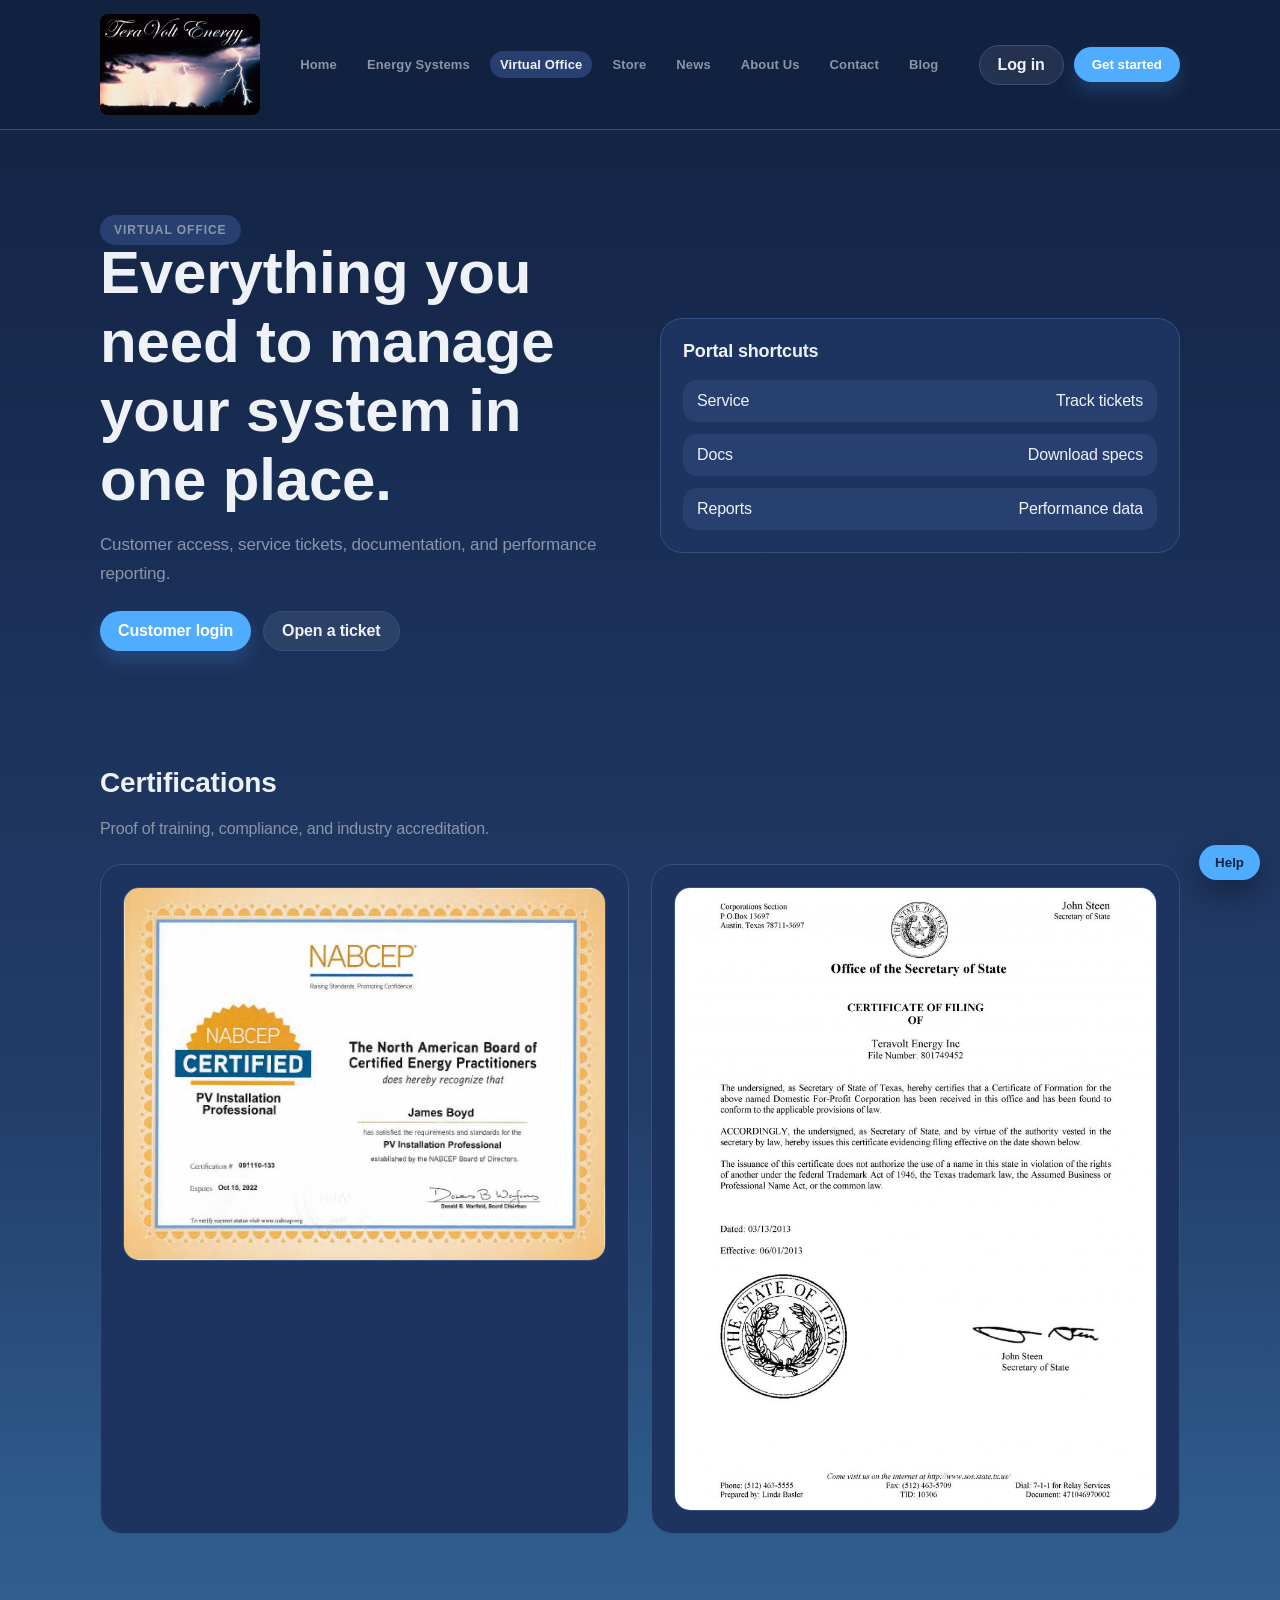
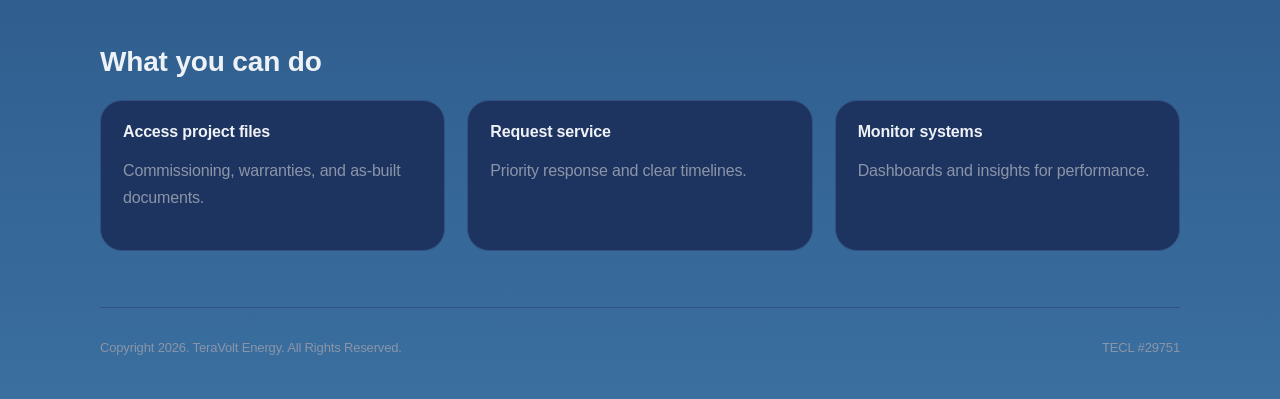
<file: virtual-office.html>
<!DOCTYPE html>
<html lang="en">
  <head>
    <meta charset="utf-8" />
    <meta name="viewport" content="width=device-width, initial-scale=1" />
    <title>Virtual Office | Customer Portal | TeraVolt Energy</title>
    <meta name="description" content="TeraVolt Energy customer portal for service tickets, project documentation, performance reporting, and system management. Access your energy system data in one place." />
    <link rel="canonical" href="https://kirklinnick.github.io/teravolt-energy-website/virtual-office.html" />
    <meta property="og:title" content="Virtual Office | Customer Portal | TeraVolt Energy" />
    <meta property="og:description" content="Manage your energy system in one place. Service tickets, documents, and performance reporting." />
    <meta property="og:type" content="website" />
    <meta property="og:url" content="https://kirklinnick.github.io/teravolt-energy-website/virtual-office.html" />
    <link rel="stylesheet" href="styles.css" />
  </head>
  <body>
    <header class="header">
      <div class="container header-inner">
        <a class="logo" href="index.html" aria-label="TeraVolt Energy home">
          <img src="assets/TVNRG-LOGO.png" alt="TeraVolt Energy logo" width="160" height="101" />
        </a>
        <nav class="nav" id="mainNav">
          <a href="index.html">Home</a>
          <a href="energy-systems.html">Energy Systems</a>
          <a class="active" href="virtual-office.html">Virtual Office</a>
          <a href="store.html">Store</a>
          <a href="news.html">News</a>
          <a href="about.html">About Us</a>
          <a href="contact.html">Contact</a>
          <a href="blog.html">Blog</a>
        </nav>
        <div class="header-actions">
          <a class="btn-secondary" href="customer-login.html">Log in</a>
          <button class="btn-primary" type="button">Get started</button>
        </div>
        <button class="menu-btn" id="menuBtn" type="button">Menu</button>
      </div>
    </header>

    <main>
      <section class="hero">
        <div class="container hero-grid">
          <div>
            <span class="pill">Virtual Office</span>
            <h1>Everything you need to manage your system in one place.</h1>
            <p>Customer access, service tickets, documentation, and performance reporting.</p>
            <div class="hero-actions">
              <a class="btn-primary" href="customer-login.html">Customer login</a>
              <a class="btn-secondary" href="contact.html#project-form">Open a ticket</a>
            </div>
          </div>
          <div class="card">
            <h2>Portal shortcuts</h2>
            <div class="list">
              <div class="list-item"><span>Service</span><span>Track tickets</span></div>
              <div class="list-item"><span>Docs</span><span>Download specs</span></div>
              <div class="list-item"><span>Reports</span><span>Performance data</span></div>
            </div>
          </div>
        </div>
      </section>

      <section class="section">
        <div class="container">
          <h2>Certifications</h2>
          <p>Proof of training, compliance, and industry accreditation.</p>
          <div class="grid-3">
            <div class="card">
              <img src="assets/virtual-office-cert-1.jpg" alt="NABCEP recertification certificate" />
            </div>
            <div class="card">
              <img src="assets/virtual-office-cert-2.jpg" alt="TeraVolt Energy certification document" />
            </div>
          </div>
        </div>
      </section>

      <section class="section">
        <div class="container">
          <h2>What you can do</h2>
          <div class="grid-3">
            <div class="card">
              <h3>Access project files</h3>
              <p>Commissioning, warranties, and as-built documents.</p>
            </div>
            <div class="card">
              <h3>Request service</h3>
              <p>Priority response and clear timelines.</p>
            </div>
            <div class="card">
              <h3>Monitor systems</h3>
              <p>Dashboards and insights for performance.</p>
            </div>
          </div>
        </div>
      </section>
    </main>

    <footer class="footer container">
      <span>Copyright 2026. TeraVolt Energy. All Rights Reserved.</span>
      <span>TECL #29751</span>
    </footer>

    <button class="help-fab" type="button">Help</button>
    <script src="site.js"></script>
  </body>
</html>
</file>
<file: styles.css>
:root {
  --bg: #122240;
  --bg-mid: #1a3058;
  --bg-light: #233d6a;
  --surface: #1e3460;
  --surface-2: #274070;
  --text: #eef1f6;
  --muted: #8b95a8;
  --accent: #4facfe;
  --accent-2: #38a0ff;
  --line: #345080;
  --shadow: 0 12px 30px rgba(0, 0, 0, 0.35);
}

* {
  box-sizing: border-box;
}

html {
  scroll-behavior: smooth;
}

body {
  margin: 0;
  font-family: "Avenir Next", "Avenir", "Helvetica Neue", "Segoe UI", sans-serif;
  color: var(--text);
  background: linear-gradient(180deg, var(--bg) 0%, var(--bg-mid) 30%, var(--bg-light) 55%, #2d5a8a 75%, #3a6fa0 100%);
  min-height: 100vh;
  letter-spacing: -0.01em;
}

a {
  color: inherit;
  text-decoration: none;
}

img {
  max-width: 100%;
  display: block;
}

.container {
  width: min(1080px, 92vw);
  margin: 0 auto;
}

.header {
  position: sticky;
  top: 0;
  background: rgba(18, 34, 64, 0.88);
  backdrop-filter: blur(16px);
  border-bottom: 1px solid var(--line);
  z-index: 10;
}

.header-inner {
  display: flex;
  align-items: center;
  justify-content: space-between;
  padding: 14px 0;
  gap: 16px;
}

.logo {
  display: inline-flex;
  align-items: center;
  gap: 10px;
}

.logo img {
  border-radius: 8px;
}

.nav {
  display: flex;
  gap: 10px;
  align-items: center;
  flex-wrap: wrap;
  font-size: 13px;
  letter-spacing: 0.01em;
}

.nav a {
  padding: 6px 10px;
  border-radius: 999px;
  color: var(--muted);
  font-weight: 600;
  transition: color 0.2s ease, background 0.2s ease;
}

.nav a.active,
.nav a:hover {
  color: var(--text);
  background: var(--surface-2);
}

.header-actions {
  display: flex;
  gap: 10px;
  align-items: center;
}

.btn-primary,
.btn-secondary {
  border: none;
  border-radius: 999px;
  padding: 10px 18px;
  font-weight: 600;
  cursor: pointer;
  display: inline-flex;
  align-items: center;
  justify-content: center;
  text-decoration: none;
  transition: transform 0.2s ease, box-shadow 0.2s ease, background 0.2s ease;
}

.btn-primary {
  background: var(--accent);
  color: #ffffff;
  box-shadow: 0 10px 20px rgba(79, 172, 254, 0.2);
}

.btn-primary:hover {
  background: var(--accent-2);
  transform: translateY(-1px);
  text-decoration: underline;
}

.btn-secondary {
  background: rgba(255, 255, 255, 0.08);
  color: var(--text);
  border: 1px solid var(--line);
}

.btn-secondary:hover {
  background: rgba(255, 255, 255, 0.14);
  text-decoration: underline;
}

.menu-btn {
  display: none;
  border: 1px solid var(--line);
  background: var(--surface);
  color: var(--text);
  padding: 8px 12px;
  border-radius: 10px;
  cursor: pointer;
  font-weight: 600;
}

.hero {
  padding: 90px 0 60px;
}

.hero-grid {
  display: grid;
  grid-template-columns: repeat(auto-fit, minmax(260px, 1fr));
  gap: 40px;
  align-items: center;
}

.hero h1 {
  font-size: clamp(36px, 5vw, 60px);
  margin: 0 0 16px;
  font-weight: 600;
}

.hero p {
  color: var(--muted);
  font-size: 17px;
  line-height: 1.7;
}

.hero-actions {
  display: flex;
  gap: 12px;
  flex-wrap: wrap;
  margin-top: 22px;
}

.quick-actions {
  display: flex;
  gap: 10px;
  flex-wrap: wrap;
  margin-top: 18px;
}

.pill {
  padding: 8px 14px;
  border-radius: 999px;
  background: var(--surface-2);
  color: var(--muted);
  font-size: 12px;
  font-weight: 600;
  text-transform: uppercase;
  letter-spacing: 0.08em;
}

a.pill:hover {
  text-decoration: underline;
}

.card {
  background: var(--surface);
  border: 1px solid var(--line);
  border-radius: 22px;
  padding: 22px;
}

a.card {
  display: block;
  transition: transform 0.2s ease, box-shadow 0.2s ease;
}

a.card:hover {
  transform: translateY(-2px);
  box-shadow: var(--shadow);
  text-decoration: underline;
}

.card-interactive {
  border-left: 3px solid var(--accent);
}

.card-interactive .list-item:hover {
  background: var(--line);
}

.card h2 {
  font-size: 18px;
  margin: 0 0 8px;
  font-weight: 600;
}

.card h3 {
  font-size: 16px;
  margin: 0 0 8px;
  font-weight: 600;
}

.card img {
  border-radius: 16px;
  border: 1px solid var(--line);
}

.section {
  padding: 56px 0;
}

.section h2 {
  margin: 0 0 12px;
  font-size: 28px;
  font-weight: 600;
}

.section p {
  color: var(--muted);
  line-height: 1.7;
}

.grid-3 {
  display: grid;
  grid-template-columns: repeat(auto-fit, minmax(220px, 1fr));
  gap: 22px;
  margin-top: 22px;
}

.step {
  display: grid;
  gap: 10px;
}

.step span {
  display: inline-flex;
  width: 30px;
  height: 30px;
  border-radius: 50%;
  background: rgba(79, 172, 254, 0.15);
  color: var(--accent);
  align-items: center;
  justify-content: center;
  font-weight: 700;
}

.list {
  display: grid;
  gap: 12px;
  margin-top: 18px;
}

.list-item {
  display: flex;
  align-items: center;
  justify-content: space-between;
  gap: 12px;
  padding: 12px 14px;
  border-radius: 14px;
  background: var(--surface-2);
}

.form {
  display: grid;
  gap: 12px;
}

.form input,
.form textarea {
  padding: 12px 14px;
  border-radius: 14px;
  border: 1px solid var(--line);
  background: var(--bg);
  color: var(--text);
  font: inherit;
  transition: border 0.2s ease, box-shadow 0.2s ease;
}

.form input:focus,
.form textarea:focus {
  outline: none;
  border-color: rgba(79, 172, 254, 0.6);
  box-shadow: 0 0 0 3px rgba(79, 172, 254, 0.15);
}

.footer {
  padding: 32px 0 44px;
  border-top: 1px solid var(--line);
  color: var(--muted);
  display: flex;
  gap: 14px;
  flex-wrap: wrap;
  justify-content: space-between;
  font-size: 13px;
}

.help-fab {
  position: fixed;
  right: 20px;
  bottom: 20px;
  border: none;
  border-radius: 999px;
  padding: 10px 16px;
  background: var(--accent);
  color: #122240;
  font-weight: 600;
  cursor: pointer;
  box-shadow: var(--shadow);
}

.help-fab:hover {
  text-decoration: underline;
}

@keyframes fade-up {
  from {
    opacity: 0;
    transform: translateY(12px);
  }
  to {
    opacity: 1;
    transform: translateY(0);
  }
}

.hero,
.section,
.card {
  animation: fade-up 700ms ease both;
}

@media (prefers-reduced-motion: reduce) {
  .hero,
  .section,
  .card {
    animation: none;
  }
}

@media (max-width: 980px) {
  .nav {
    position: absolute;
    top: 64px;
    right: 0;
    left: 0;
    padding: 16px;
    background: var(--surface);
    border-bottom: 1px solid var(--line);
    display: none;
    flex-direction: column;
    align-items: flex-start;
  }

  .nav.open {
    display: flex;
  }

  .menu-btn {
    display: inline-flex;
  }

  .header-actions {
    display: none;
  }

  .help-fab {
    right: 12px;
    bottom: 12px;
  }
}
</file>
